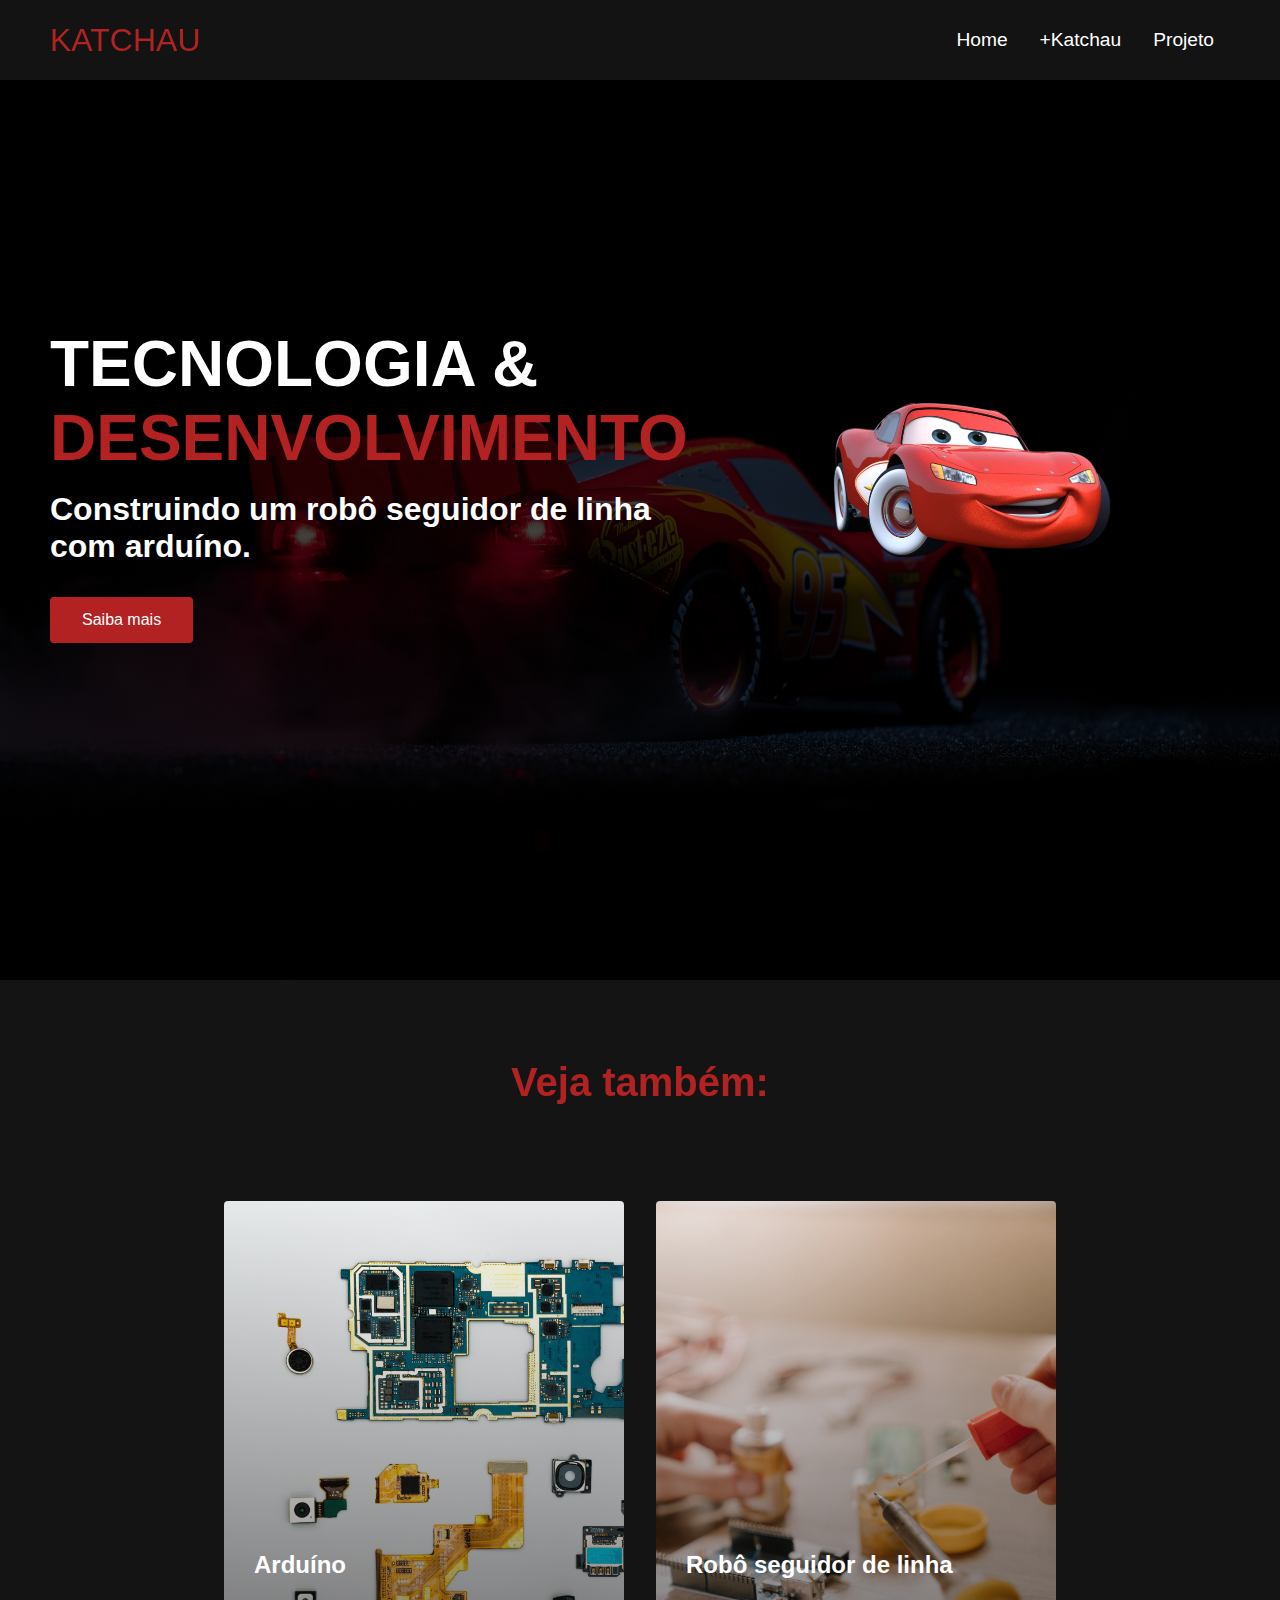
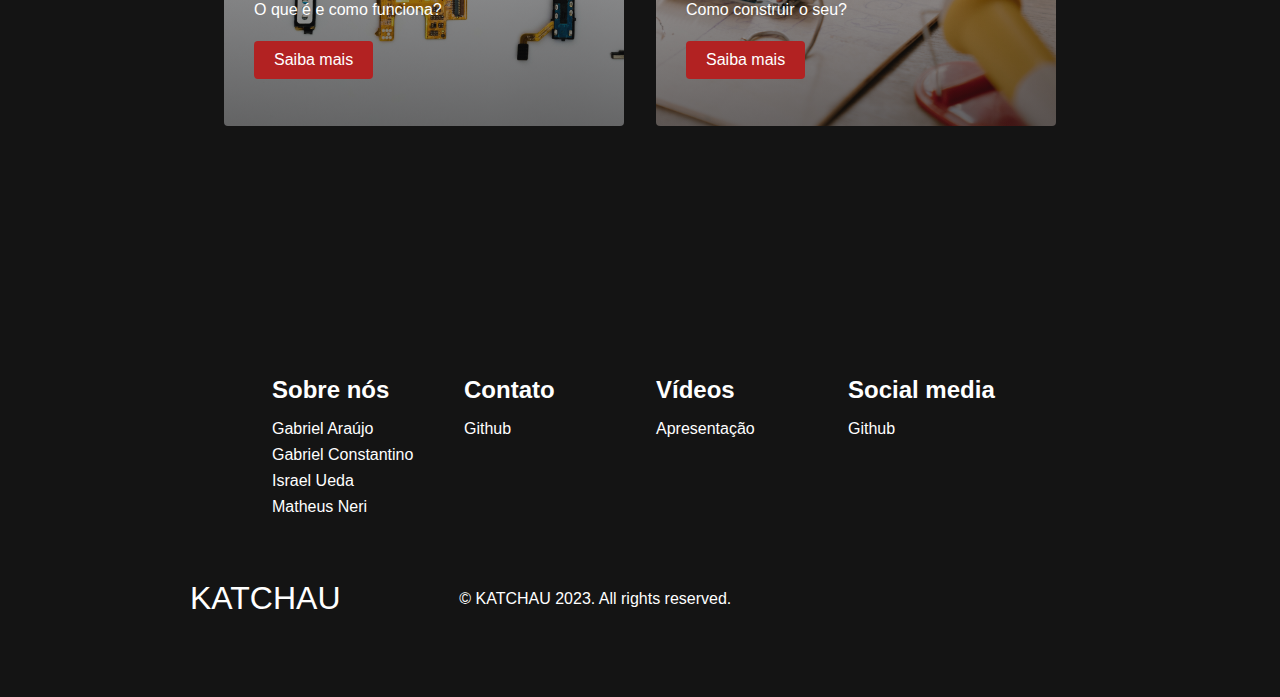
<file: index.html>
<!DOCTYPE html>
<html lang="en">
<head>
    <meta charset="UTF-8">
    <meta name="viewport" content="width=device-width, initial-scale=1.0">
    <link rel="icon" href="images/thunderbolt.ico">
    <title>Katchau Website</title>
    <link rel="stylesheet" href="style.css">
    <link rel="preconnect" href="https://fonts.googleapis.com">
    <link rel="preconnect" href="https://fonts.gstatic.com" crossorigin>
</head>
<body>
    <nav class="navbar">
        <div class="navbar__container">
            <a href="/" id="navbar__logo">KATCHAU</a>
            <div class="navbar__toggle" id="mobile-menu">
                <span class="bar"></span>
                <span class="bar"></span>
                <span class="bar"></span>
            </div>
            <ul class="navbar__menu">
                <li class="navbar__item">
                    <a href="index.html" class="navbar__links">Home</a>
                </li>
                <li class="navbar__item">
                    <a href="kat.html" class="navbar__links">+Katchau</a>
                </li>
                <li class="navbar__item">
                    <a href="projeto.html" class="navbar__links">Projeto</a>
                </li>        
            </ul>
        </div>
    </nav>

    <!-- Hero Section -->
<div class="main--back">
        <div class="main">
            <div class="main__container">
                <div class="main_content">
                    <h1>TECNOLOGIA &</h1>
                    <h2>DESENVOLVIMENTO</h2>
                    <p>Construindo um robô seguidor de linha com arduíno.</p>
                    <button class="main__btn" id="scrollButton">
                        <a>Saiba mais</a></button>
                </div>
            <div class="main__img--container">
                <img src="images/carro.png" alt="carro" id="main__img">
            </div>
            </div>
        </div>
</div>



        <!-- Services section -->
        <div class="services">
            <h1>Veja também:</h1>
            <div class="services__container">
                <div class="services__card">
                    <h2>Arduíno</h2>
                    <p>O que é e como funciona?</p>
                    <a href="arduino.html"><button>Saiba mais</button></a>
                </div>
                <div class="services__card">
                    <h2>Robô seguidor de linha</h2>
                    <p>Como construir o seu?</p>
                    <a href="robô.html"><button>Saiba mais</button></a>
                </div>
            </div>
        </div>

        <!-- Footer section -->
        <div class="footer__container">
            <div class="footer__links">
                <div class="footer__link__wrapper">
                    <div class="footer__link__items">
                        <h2>Sobre nós</h2>
                        <a href="/">Gabriel Araújo</a>
                        <a href="https://www.linkedin.com/in/gabriel-constantino/">Gabriel Constantino</a>
                        <a href="/">Israel Ueda</a>
                        <a href="/">Matheus Neri</a>
                    </div>
                    <div class="footer__link__items">
                        <h2>Contato</h2>
                        <a href="https://github.com/katchaucorridas/katchaucorridas.github.io">Github</a>
                    </div>
                </div>
                <div class="footer__link__wrapper">
                    <div class="footer__link__items">
                        <h2>Vídeos</h2>
                        <a href="/">Apresentação</a>
                    </div>
                    <div class="footer__link__items">
                        <h2>Social media</h2>
                        <a href="https://github.com/katchaucorridas/katchaucorridas.github.io">Github</a>
                    </div>
                </div>
            </div>
            <div class="social__media">
                <div class="social__media--wrap">
                    <div class="footer__logo">
                        <a href="/" id="footer__logo"><i class="fas
                        faa-gem"></i>KATCHAU</a>
                    </div>
                    <p class="website__right">© KATCHAU 2023. All rights reserved.</p>
                    <div class="social__icons">
                        <a href="/" class="social__icon--link" target="_blank">
                        <i class="fab fa--youtube"></i>
                        </a>
                        <a href="/" class="social__icon--link" target="_blank">
                        <i class="fab fa--github"></i>
                        </a>    
                    </div>
                </div>

            </div>
        </div>

    <script src="script.js"></script>
</body>
</html>
</file>
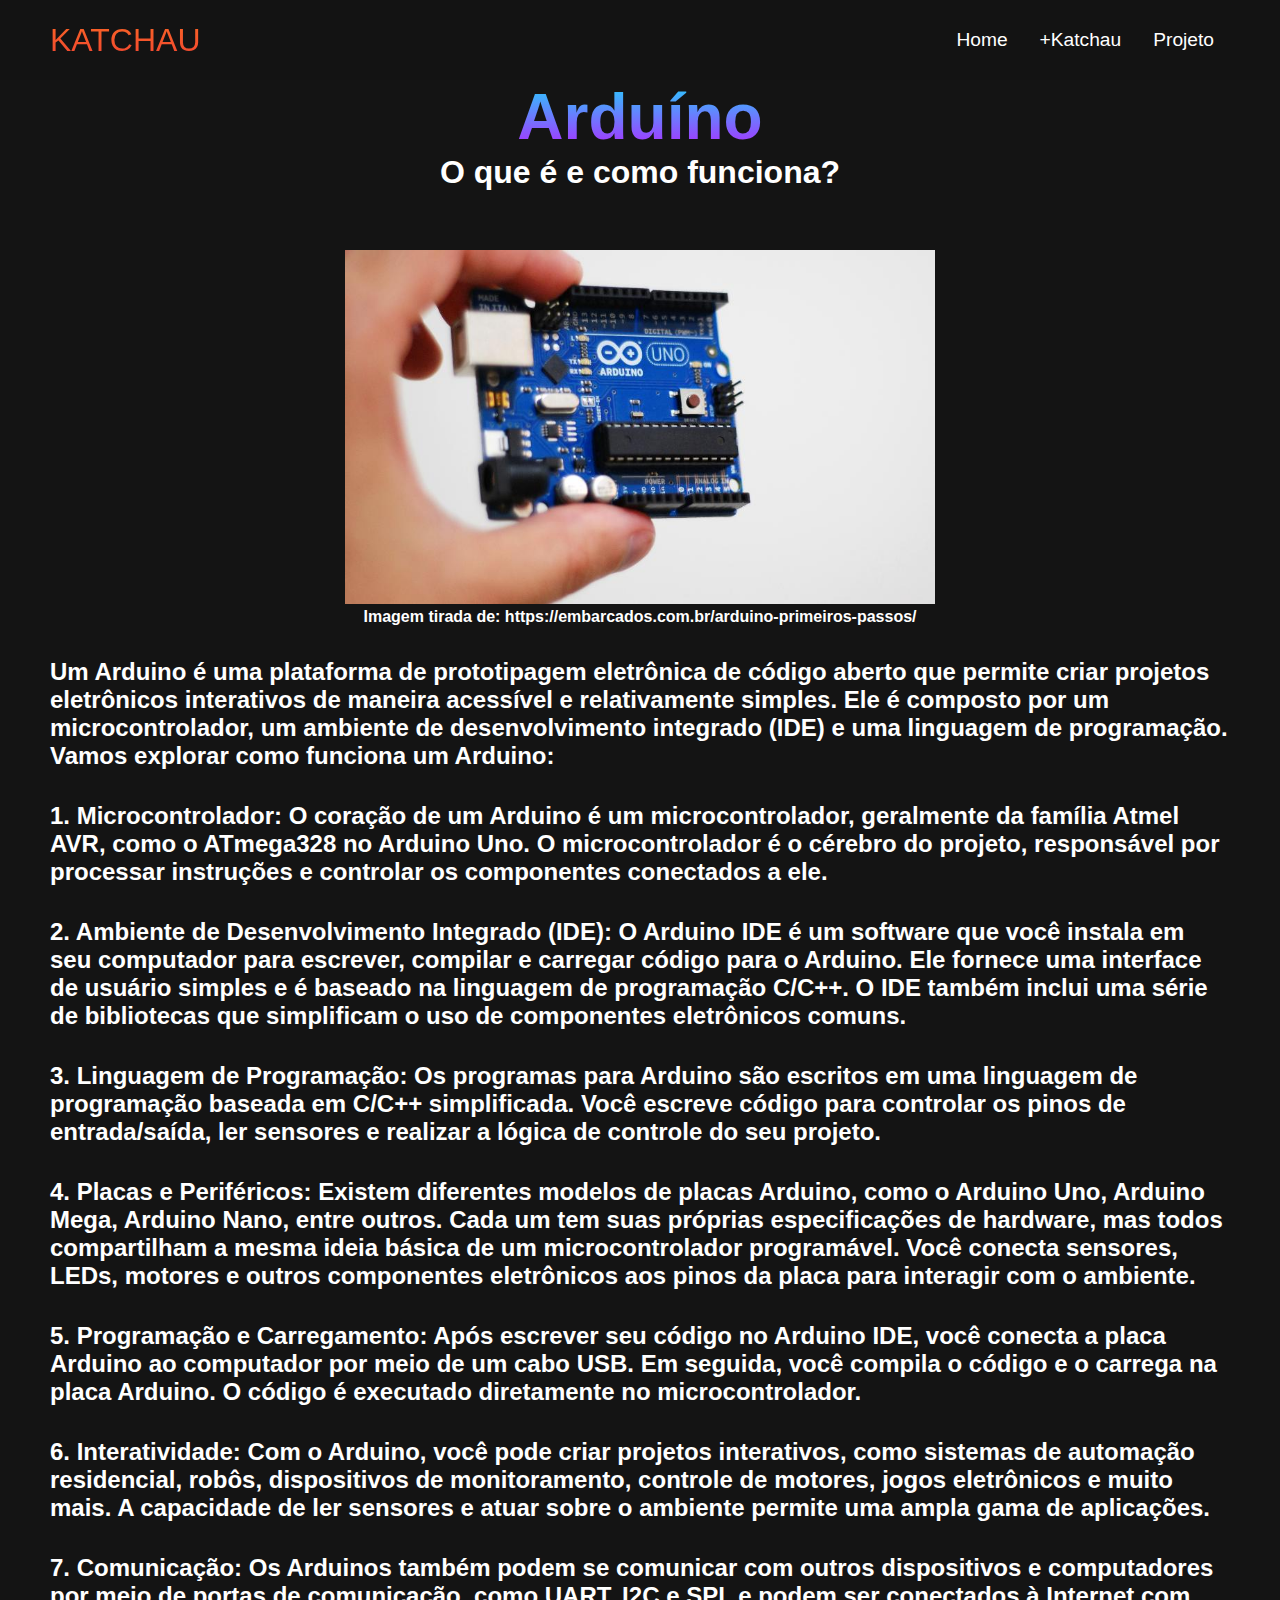
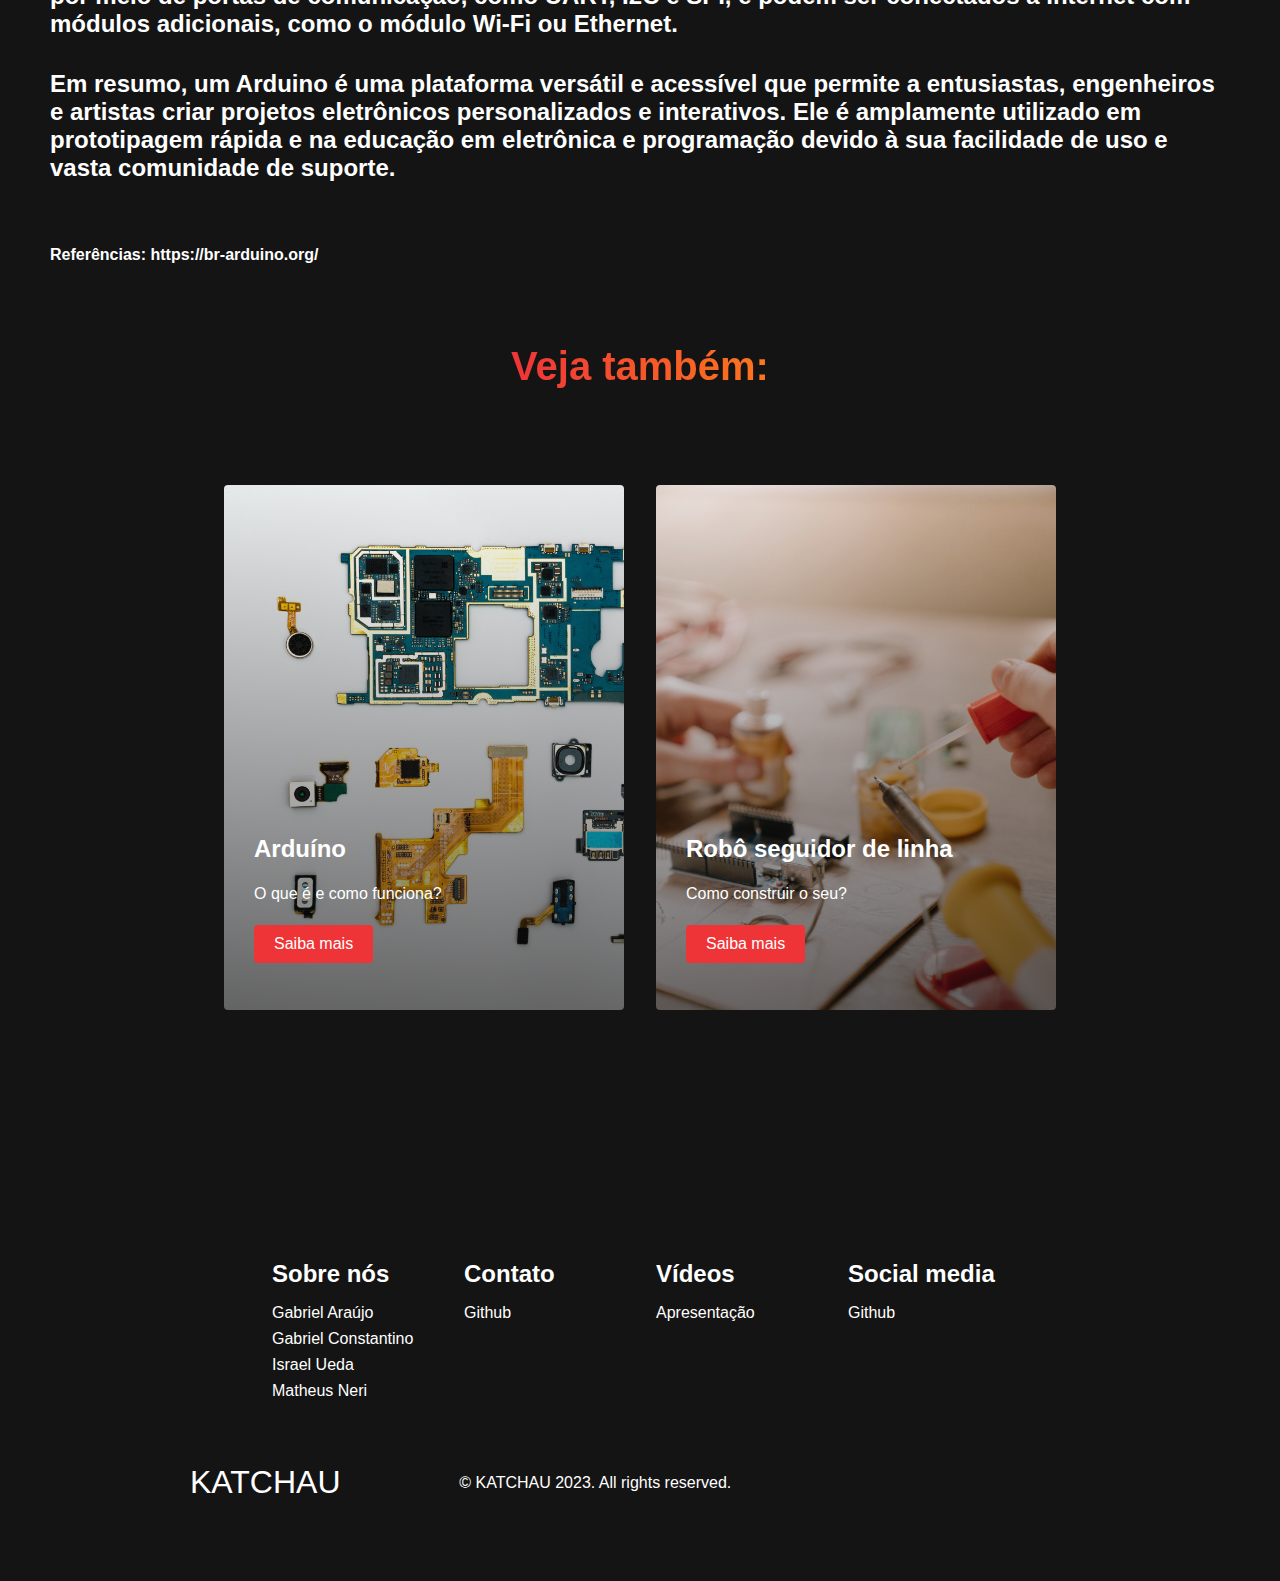
<file: arduino.html>
<!DOCTYPE html>
<html lang="en">
<head>
    <meta charset="UTF-8">
    <meta name="viewport" content="width=device-width, initial-scale=1.0">
    <link rel="icon" href="images/thunderbolt.ico">
    <title>Katchau Website</title>
    <link rel="stylesheet" href="arduino.css">
    <link rel="preconnect" href="https://fonts.googleapis.com">
<link rel="preconnect" href="https://fonts.gstatic.com" crossorigin>
</head>
<body>
    <nav class="navbar">
        <div class="navbar__container">
            <a href="/" id="navbar__logo">KATCHAU</a>
            <div class="navbar__toggle" id="mobile-menu">
                <span class="bar"></span>
                <span class="bar"></span>
                <span class="bar"></span>
            </div>
            <ul class="navbar__menu">
                <li class="navbar__item">
                    <a href="index.html" class="navbar__links">Home</a>
                </li>
                <li class="navbar__item">
                    <a href="kat.html" class="navbar__links">+Katchau</a>
                </li>
                <li class="navbar__item">
                    <a href="projeto.html" class="navbar__links">Projeto</a>
                </li>
            </ul>
        </div>
    </nav>

    <!-- Corpo -->
        <div class="main">
            <div class="main__container">
                <div class="main_content">
                    <h2>Arduíno</h2>
                    <p>O que é e como funciona?</p>

                <div class="main__img--container">
                    <img src="images/arduino.jpg" alt="arduíno" id="main__img">
                    <h4 class="main__h4">Imagem tirada de: https://embarcados.com.br/arduino-primeiros-passos/</h4>
                </div>
                </div>
                <!-- Texto sobre ardupino -->
                <div class="main_content--art">
                    <p>
                        Um Arduino é uma plataforma de prototipagem eletrônica de código aberto que permite criar projetos eletrônicos interativos de maneira acessível e relativamente simples. 
                        Ele é composto por um microcontrolador, um ambiente de desenvolvimento integrado (IDE) e uma linguagem de programação. 
                        Vamos explorar como funciona um Arduino:
                    </p>
                    <p>
                        1. Microcontrolador: O coração de um Arduino é um microcontrolador, geralmente da família Atmel AVR, como o ATmega328 no Arduino Uno. 
                        O microcontrolador é o cérebro do projeto, responsável por processar instruções e controlar os componentes conectados a ele.
                    </p>
                    <p>
                        2. Ambiente de Desenvolvimento Integrado (IDE): O Arduino IDE é um software que você instala em seu computador para escrever, compilar e carregar código para o Arduino. Ele fornece uma interface de usuário simples e é baseado na linguagem de programação C/C++. O IDE também inclui uma série de bibliotecas que simplificam o uso de componentes eletrônicos comuns.
                    </p>
                    <p>
                        3. Linguagem de Programação: Os programas para Arduino são escritos em uma linguagem de programação baseada em C/C++ simplificada. Você escreve código para controlar os pinos de entrada/saída, ler sensores e realizar a lógica de controle do seu projeto.
                    </p>
                    <p>
                        4. Placas e Periféricos: Existem diferentes modelos de placas Arduino, como o Arduino Uno, Arduino Mega, Arduino Nano, entre outros. Cada um tem suas próprias especificações de hardware, mas todos compartilham a mesma ideia básica de um microcontrolador programável. Você conecta sensores, LEDs, motores e outros componentes eletrônicos aos pinos da placa para interagir com o ambiente.
                    </p>
                    <p>
                        5. Programação e Carregamento: Após escrever seu código no Arduino IDE, você conecta a placa Arduino ao computador por meio de um cabo USB. Em seguida, você compila o código e o carrega na placa Arduino. O código é executado diretamente no microcontrolador.
                    </p>
                    <p>
                        6. Interatividade: Com o Arduino, você pode criar projetos interativos, como sistemas de automação residencial, robôs, dispositivos de monitoramento, controle de motores, jogos eletrônicos e muito mais. A capacidade de ler sensores e atuar sobre o ambiente permite uma ampla gama de aplicações.
                    </p>
                    <p>
                        7. Comunicação: Os Arduinos também podem se comunicar com outros dispositivos e computadores por meio de portas de comunicação, como UART, I2C e SPI, e podem ser conectados à Internet com módulos adicionais, como o módulo Wi-Fi ou Ethernet.
                    </p>
                    <p>
                        Em resumo, um Arduino é uma plataforma versátil e acessível que permite a entusiastas, engenheiros e artistas criar projetos eletrônicos personalizados e interativos. Ele é amplamente utilizado em prototipagem rápida e na educação em eletrônica e programação devido à sua facilidade de uso e vasta comunidade de suporte.
                    </p>

                    <h4>Referências: https://br-arduino.org/</h4>
                </div>
            </div>
        </div> 

        <!-- Services section -->
        <div class="services">
            <h1>Veja também:</h1>
            <div class="services__container">
                <div class="services__card">
                    <h2>Arduíno</h2>
                    <p>O que é e como funciona?</p>
                    <a  href="arduino.html"><button>Saiba mais</button></a>
                </div>
                <div class="services__card">
                    <h2>Robô seguidor de linha</h2>
                    <p>Como construir o seu?</p>
                    <a href="robô.html"><button>Saiba mais</button></a>
                </div>
            </div>
        </div>

        <!-- Footer section -->
        <div class="footer__container">
            <div class="footer__links">
                <div class="footer__link__wrapper">
                    <div class="footer__link__items">
                        <h2>Sobre nós</h2>
                        <a href="/">Gabriel Araújo</a>
                        <a href="https://www.linkedin.com/in/gabriel-constantino/">Gabriel Constantino</a>
                        <a href="/">Israel Ueda</a>
                        <a href="/">Matheus Neri</a>
                    </div>
                    <div class="footer__link__items">
                        <h2>Contato</h2>
                        <a href="https://github.com/katchaucorridas/katchaucorridas.github.io">Github</a>
                    </div>
                </div>
                <div class="footer__link__wrapper">
                    <div class="footer__link__items">
                        <h2>Vídeos</h2>
                        <a href="/">Apresentação</a>
                    </div>
                    <div class="footer__link__items">
                        <h2>Social media</h2>
                        <a href="https://github.com/katchaucorridas/katchaucorridas.github.io">Github</a>
                    </div>
                </div>
            </div>
            <div class="social__media">
                <div class="social__media--wrap">
                    <div class="footer__logo">
                        <a href="/" id="footer__logo"><i class="fas
                        faa-gem"></i>KATCHAU</a>
                    </div>
                    <p class="website__right">© KATCHAU 2023. All rights reserved.</p>
                    <div class="social__icons">
                        <a href="/" class="social__icon--link" target="_blank">
                        <i class="fab fa--youtube"></i>
                        </a>
                        <a href="/" class="social__icon--link" target="_blank">
                        <i class="fab fa--github"></i>
                        </a>    
                    </div>
                </div>

            </div>
        </div>

    <script src="script.js"></script>
</body>
</html>
</file>
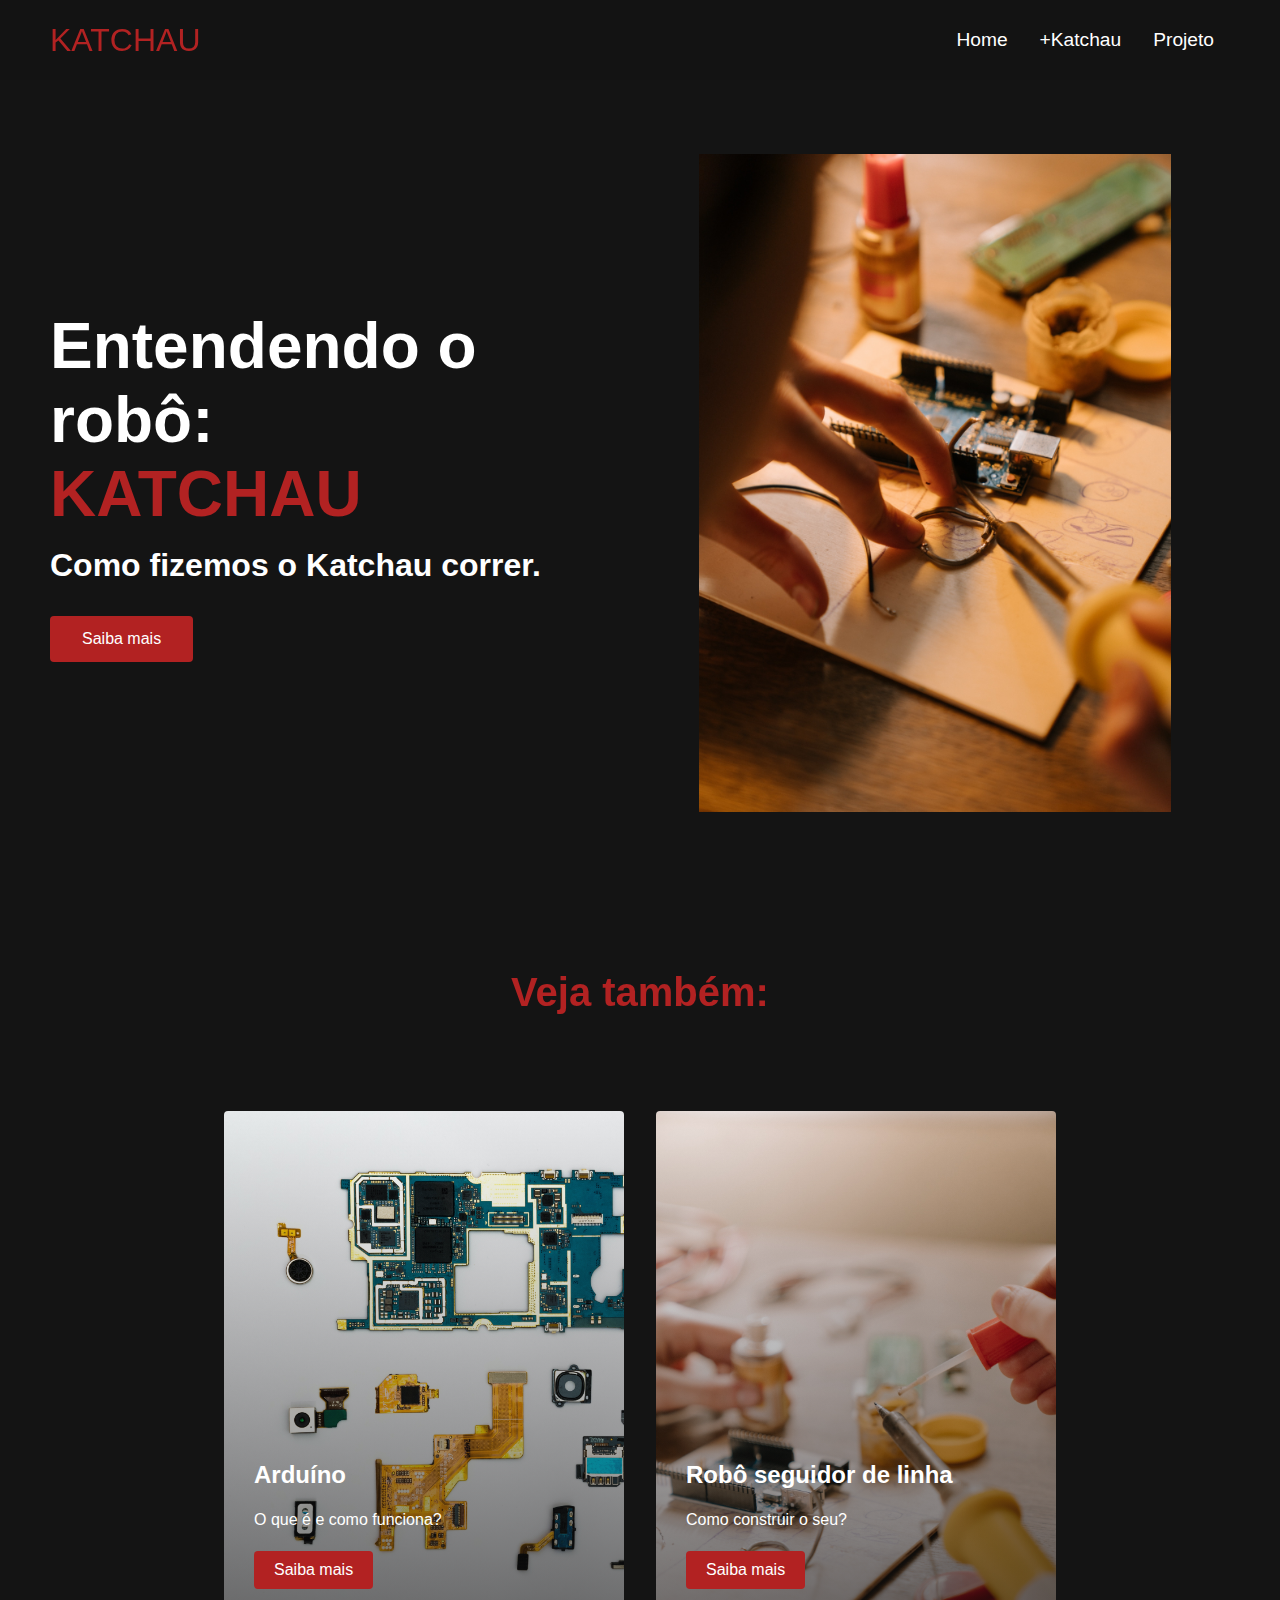
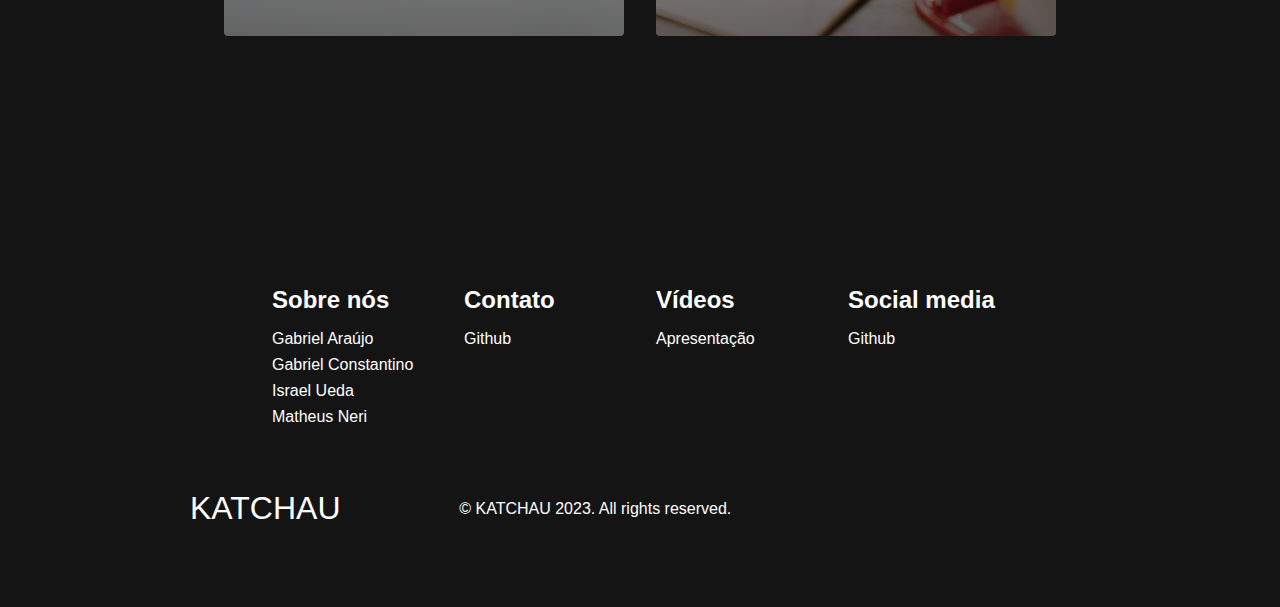
<file: kat.html>
<!DOCTYPE html>
<html lang="en">
<head>
    <meta charset="UTF-8">
    <meta name="viewport" content="width=device-width, initial-scale=1.0">
    <link rel="icon" href="images/thunderbolt.ico">
    <title>Katchau Website</title>
    <link rel="stylesheet" href="kat.css">
    <link rel="preconnect" href="https://fonts.googleapis.com">
<link rel="preconnect" href="https://fonts.gstatic.com" crossorigin>
</head>
<body>
    <nav class="navbar">
        <div class="navbar__container">
            <a href="/" id="navbar__logo">KATCHAU</a>
            <div class="navbar__toggle" id="mobile-menu">
                <span class="bar"></span>
                <span class="bar"></span>
                <span class="bar"></span>
            </div>
            <ul class="navbar__menu">
                <li class="navbar__item">
                    <a href="index.html" class="navbar__links">Home</a>
                </li>
                <li class="navbar__item">
                    <a href="kat.html" class="navbar__links">+Katchau</a>
                </li>
                <li class="navbar__item">
                    <a href="projeto.html" class="navbar__links">Projeto</a>
            </ul>
        </div>
    </nav>

    <!-- Corpo -->
        <div class="main">
            <div class="main__container">
                <div class="main_content">
                    <h1>Entendendo o robô:</h1>
                    <h2>KATCHAU</h2>
                    <p>Como fizemos o Katchau correr.</p>
                    <button class="main__btn" id="scrollButton">
                        <a>Saiba mais</a></button>
                </div>
            <div class="main__img--container">
                <img src="images/pexels03.jpg" alt="carro" id="main__img">
            </div>
            </div>
        </div>

        <!-- Services section -->
        <div class="services">
            <h1>Veja também:</h1>
            <div class="services__container">
                <div class="services__card">
                    <h2>Arduíno</h2>
                    <p>O que é e como funciona?</p>
                    <a href="arduino.html"><button>Saiba mais</button></a>
                </div>
                <div class="services__card">
                    <h2>Robô seguidor de linha</h2>
                    <p>Como construir o seu?</p>
                    <a href="robô.html"><button>Saiba mais</button></a>
                </div>
            </div>
        </div>

        <!-- Footer section -->
        <div class="footer__container">
            <div class="footer__links">
                <div class="footer__link__wrapper">
                    <div class="footer__link__items">
                        <h2>Sobre nós</h2>
                        <a href="/">Gabriel Araújo</a>
                        <a href="https://www.linkedin.com/in/gabriel-constantino/">Gabriel Constantino</a>
                        <a href="/">Israel Ueda</a>
                        <a href="/">Matheus Neri</a>
                    </div>
                    <div class="footer__link__items">
                        <h2>Contato</h2>
                        <a href="https://github.com/katchaucorridas/katchaucorridas.github.io">Github</a>
                    </div>
                </div>
                <div class="footer__link__wrapper">
                    <div class="footer__link__items">
                        <h2>Vídeos</h2>
                        <a href="/">Apresentação</a>
                    </div>
                    <div class="footer__link__items">
                        <h2>Social media</h2>
                        <a href="https://github.com/katchaucorridas/katchaucorridas.github.io">Github</a>
                    </div>
                </div>
            </div>
            <div class="social__media">
                <div class="social__media--wrap">
                    <div class="footer__logo">
                        <a href="/" id="footer__logo"><i class="fas
                        faa-gem"></i>KATCHAU</a>
                    </div>
                    <p class="website__right">© KATCHAU 2023. All rights reserved.</p>
                    <div class="social__icons">
                        <a href="/" class="social__icon--link" target="_blank">
                        <i class="fab fa--youtube"></i>
                        </a>
                        <a href="/" class="social__icon--link" target="_blank">
                        <i class="fab fa--github"></i>
                        </a>    
                    </div>
                </div>

            </div>
        </div>

    <script src="script.js"></script>
</body>
</html>
</file>
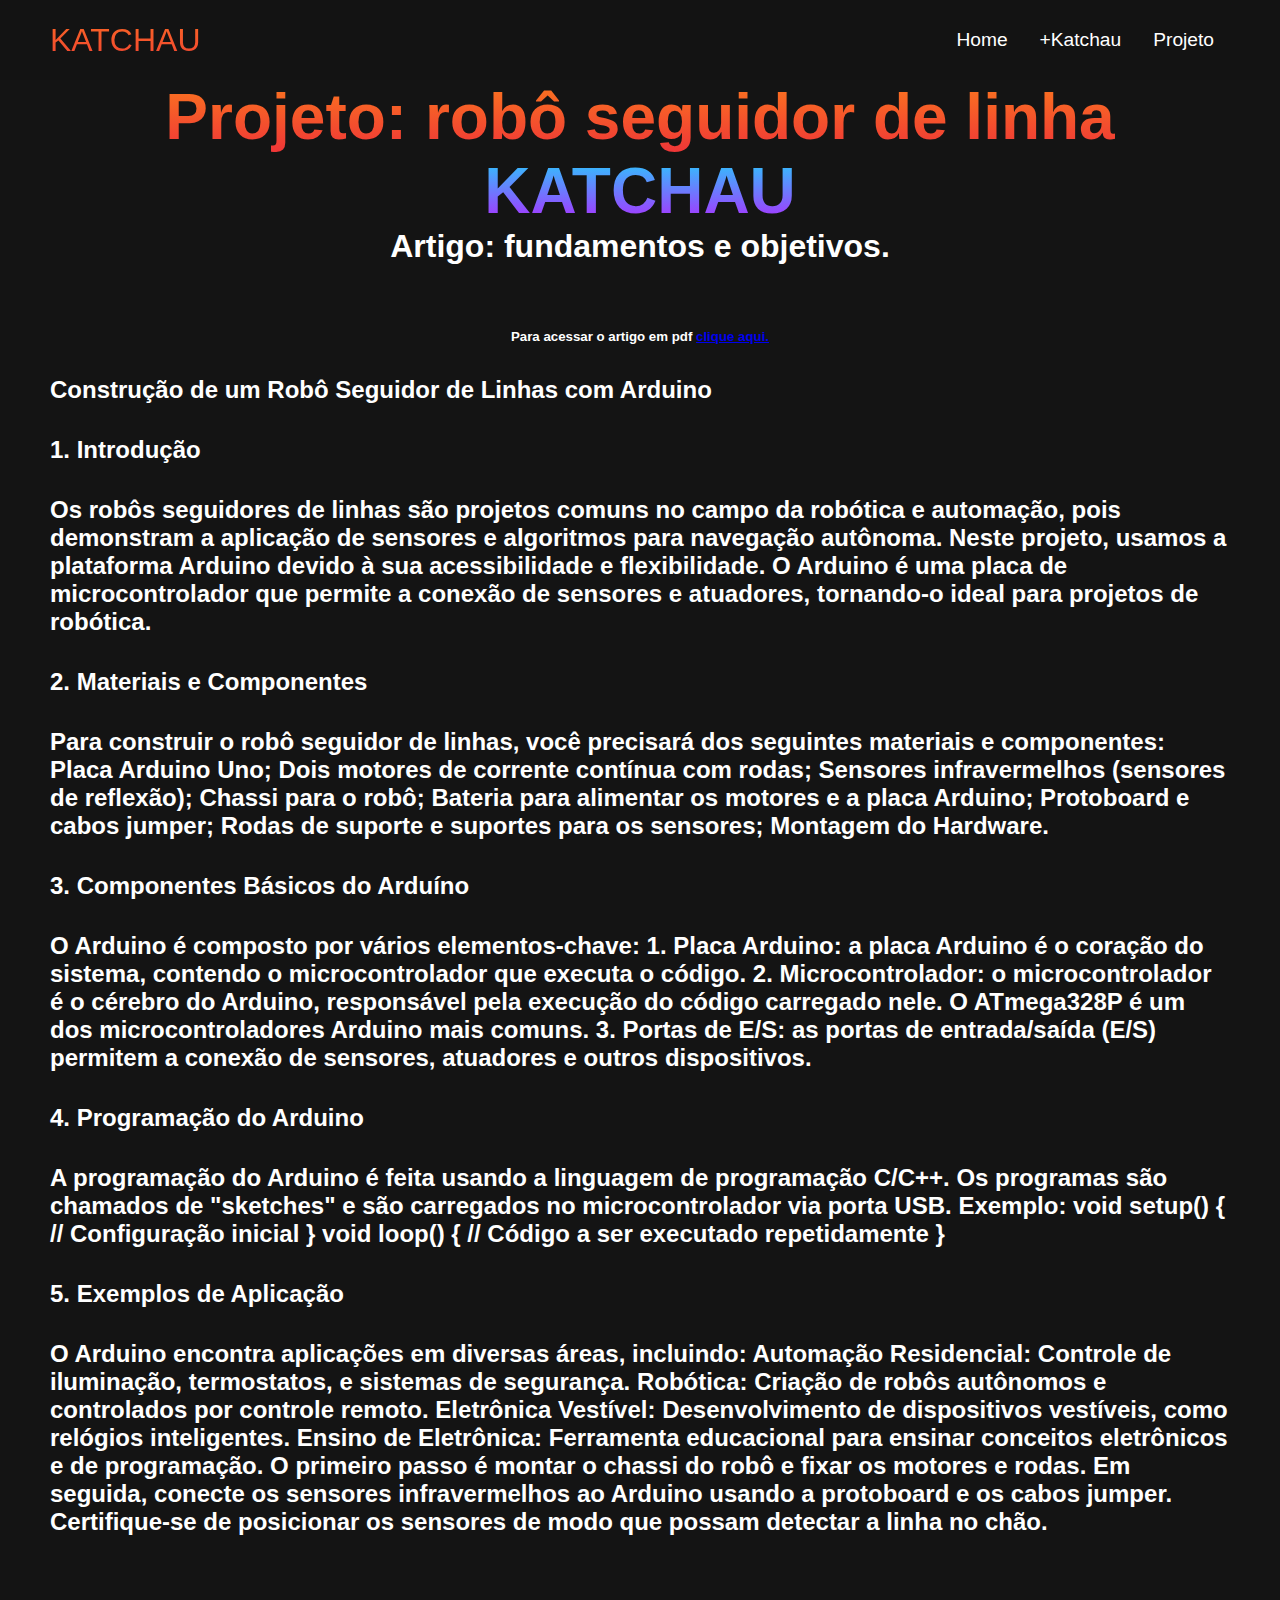
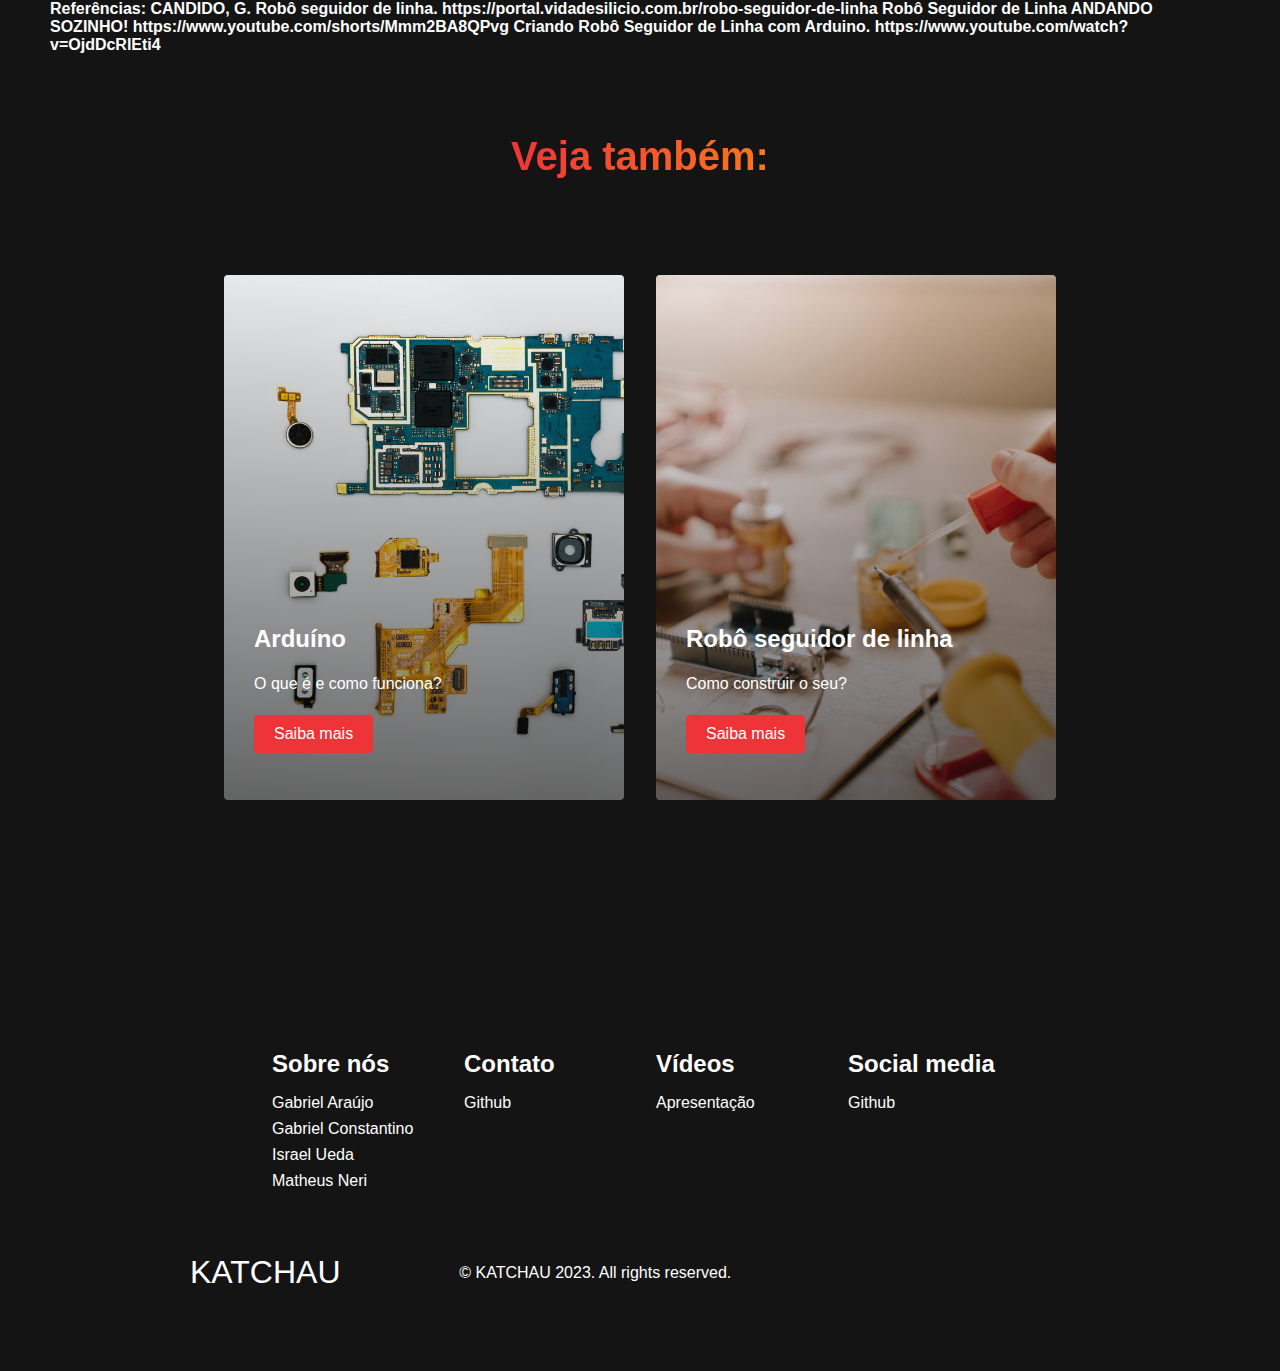
<file: projeto.html>
<!DOCTYPE html>
<html lang="en">
<head>
    <meta charset="UTF-8">
    <meta name="viewport" content="width=device-width, initial-scale=1.0">
    <link rel="icon" href="images/thunderbolt.ico">
    <title>Katchau Website</title>
    <link rel="stylesheet" href="projeto.css">
    <link rel="preconnect" href="https://fonts.googleapis.com">
<link rel="preconnect" href="https://fonts.gstatic.com" crossorigin>
</head>
<body>
    <nav class="navbar">
        <div class="navbar__container">
            <a href="/" id="navbar__logo">KATCHAU</a>
            <div class="navbar__toggle" id="mobile-menu">
                <span class="bar"></span>
                <span class="bar"></span>
                <span class="bar"></span>
            </div>
            <ul class="navbar__menu">
                <li class="navbar__item">
                    <a href="index.html" class="navbar__links">Home</a>
                </li>
                <li class="navbar__item">
                    <a href="kat.html" class="navbar__links">+Katchau</a>
                </li>
                <li class="navbar__item">
                    <a href="projeto.html" class="navbar__links">Projeto</a>
                </li>
            </ul>
        </div>
    </nav>

    <!-- Corpo -->
        <div class="main">
            <div class="main__container">
                <div class="main_content">
                    <h1>Projeto: robô seguidor de linha</h1>
                    <h2>KATCHAU</h2>
                    <p>Artigo: fundamentos e objetivos.</p>
                    <h5>Para acessar o artigo em pdf <a href="images/CONSTRUÇÃO DE UM ROBÔ SEGUIDOR DE LINHAS COM ARDUINO.pdf" target="_blank">clique aqui.</a></h5>
                </div>
                <div class="main_content--art">
                    <p>Construção de um Robô Seguidor de Linhas com Arduino</p>
                    <p>1. Introdução</p>
                    <p> Os robôs seguidores de linhas são projetos comuns no campo da robótica e automação, pois demonstram a aplicação de sensores e algoritmos para navegação autônoma. Neste projeto, usamos a plataforma Arduino devido à sua acessibilidade e flexibilidade. O Arduino é uma placa de microcontrolador que permite a conexão de sensores e atuadores, tornando-o ideal para projetos de robótica.
                        </p>
                    <p>2. Materiais e Componentes</p>
                    <p>Para construir o robô seguidor de linhas, você precisará dos seguintes materiais e componentes: Placa Arduino Uno; Dois motores de corrente contínua com rodas; Sensores infravermelhos (sensores de reflexão); Chassi para o robô; Bateria para alimentar os motores e a placa Arduino; Protoboard e cabos jumper; Rodas de suporte e suportes para os sensores; Montagem do Hardware.
                        </p>
                    <p>3. Componentes Básicos do Arduíno</p>
                    <p>O Arduino é composto por vários elementos-chave:
                        1. Placa Arduino: a placa Arduino é o coração do sistema, contendo o microcontrolador que executa o código.
                        2. Microcontrolador: o microcontrolador é o cérebro do Arduino, responsável pela execução do código carregado nele. O ATmega328P é um dos microcontroladores Arduino mais comuns.
                        3. Portas de E/S: as portas de entrada/saída (E/S) permitem a conexão de sensores, atuadores e outros dispositivos.
                        </p>
                    <p>4. Programação do Arduino</p>
                    <p>A programação do Arduino é feita usando a linguagem de programação C/C++. Os programas são chamados de "sketches" e são carregados no microcontrolador via porta USB. Exemplo:
                        void setup() {
                          // Configuração inicial
                        }
                        void loop() {
                          // Código a ser executado repetidamente
                        }
                        </p>
                    <p>5. Exemplos de Aplicação</p>
                    <p>O Arduino encontra aplicações em diversas áreas, incluindo: Automação Residencial: Controle de iluminação, termostatos, e sistemas de segurança. Robótica: Criação de robôs autônomos e controlados por controle remoto. Eletrônica Vestível: Desenvolvimento de dispositivos vestíveis, como relógios inteligentes. Ensino de Eletrônica: Ferramenta educacional para ensinar conceitos eletrônicos e de programação.
                        O primeiro passo é montar o chassi do robô e fixar os motores e rodas. Em seguida, conecte os sensores infravermelhos ao Arduino usando a protoboard e os cabos jumper. Certifique-se de posicionar os sensores de modo que possam detectar a linha no chão.
                        </p>
                    <h4>Referências: 
                        CANDIDO, G. Robô seguidor de linha. https://portal.vidadesilicio.com.br/robo-seguidor-de-linha
                        Robô Seguidor de Linha ANDANDO SOZINHO! https://www.youtube.com/shorts/Mmm2BA8QPvg
                        Criando Robô Seguidor de Linha com Arduino. https://www.youtube.com/watch?v=OjdDcRlEti4
                        </h4>
                </div>
            </div>
        </div> 

        <!-- Services section -->
        <div class="services">
            <h1>Veja também:</h1>
            <div class="services__container">
                <div class="services__card">
                    <h2>Arduíno</h2>
                    <p>O que é e como funciona?</p>
                    <a href="arduino.html"><button>Saiba mais</button></a>
                </div>
                <div class="services__card">
                    <h2>Robô seguidor de linha</h2>
                    <p>Como construir o seu?</p>
                    <a href="robô.html"><button>Saiba mais</button></a>
                </div>
            </div>
        </div>

        <!-- Footer section -->
        <div class="footer__container">
            <div class="footer__links">
                <div class="footer__link__wrapper">
                    <div class="footer__link__items">
                        <h2>Sobre nós</h2>
                        <a href="/">Gabriel Araújo</a>
                        <a href="https://www.linkedin.com/in/gabriel-constantino/">Gabriel Constantino</a>
                        <a href="/">Israel Ueda</a>
                        <a href="/">Matheus Neri</a>
                    </div>
                    <div class="footer__link__items">
                        <h2>Contato</h2>
                        <a href="https://github.com/katchaucorridas/katchaucorridas.github.io">Github</a>
                    </div>
                </div>
                <div class="footer__link__wrapper">
                    <div class="footer__link__items">
                        <h2>Vídeos</h2>
                        <a href="/">Apresentação</a>
                    </div>
                    <div class="footer__link__items">
                        <h2>Social media</h2>
                        <a href="https://github.com/katchaucorridas/katchaucorridas.github.io">Github</a>
                    </div>
                </div>
            </div>
            <div class="social__media">
                <div class="social__media--wrap">
                    <div class="footer__logo">
                        <a href="/" id="footer__logo"><i class="fas
                        faa-gem"></i>KATCHAU</a>
                    </div>
                    <p class="website__right">© KATCHAU 2023. All rights reserved.</p>
                    <div class="social__icons">
                        <a href="/" class="social__icon--link" target="_blank">
                        <i class="fab fa--youtube"></i>
                        </a>
                        <a href="/" class="social__icon--link" target="_blank">
                        <i class="fab fa--github"></i>
                        </a>    
                    </div>
                </div>

            </div>
        </div>

    <script src="script.js"></script>
</body>
</html>
</file>
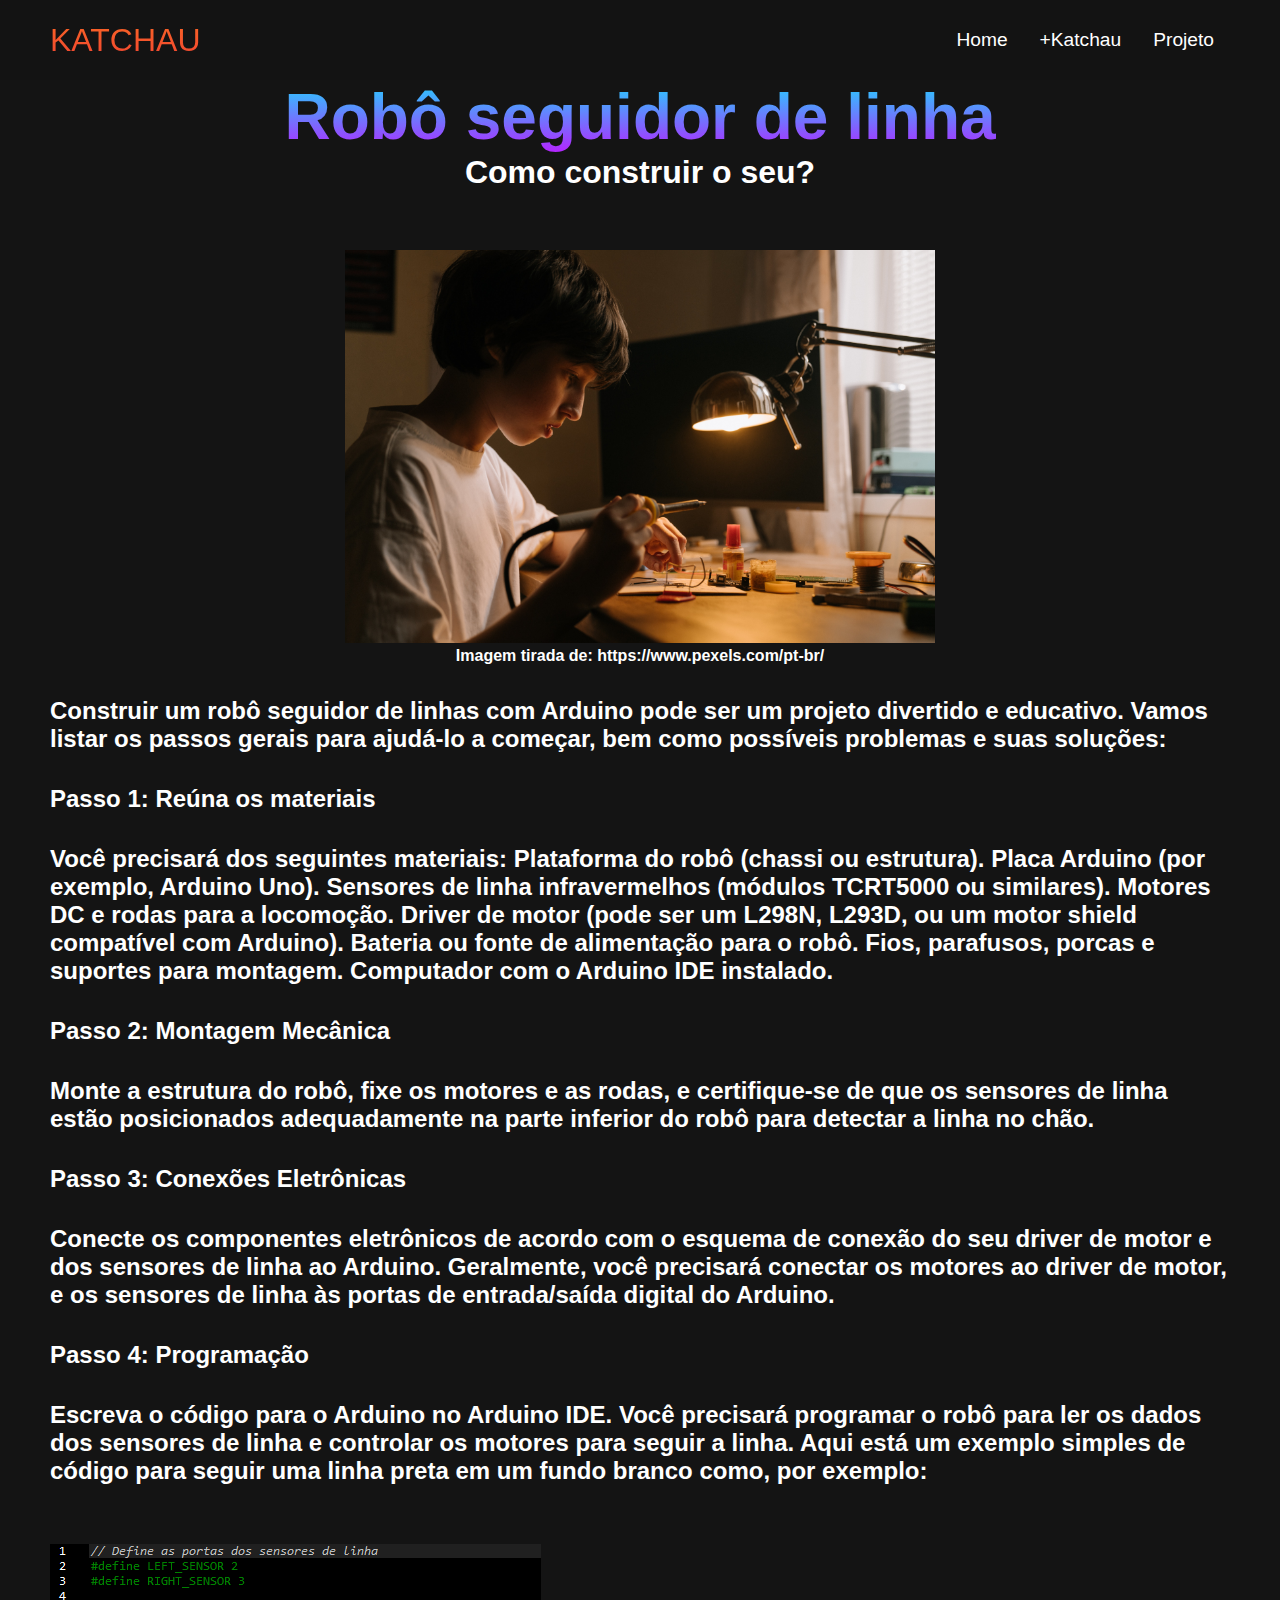
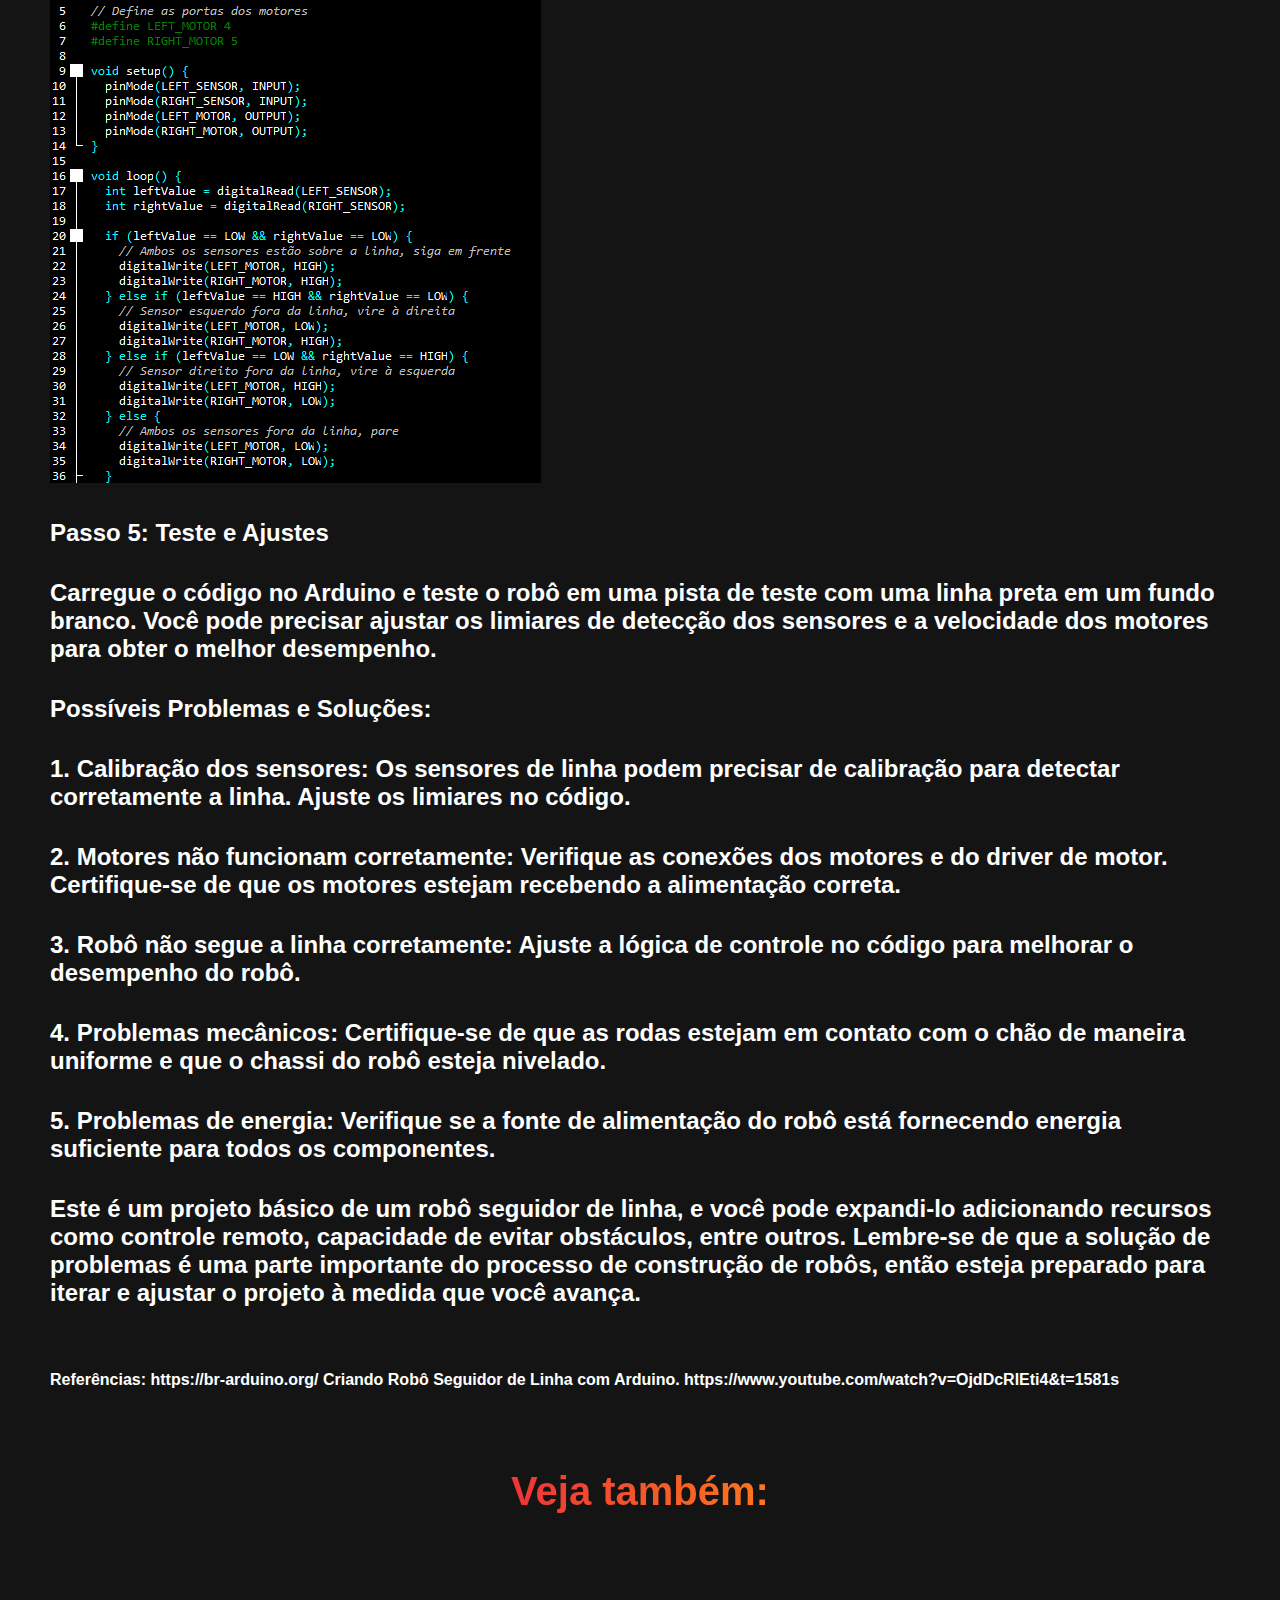
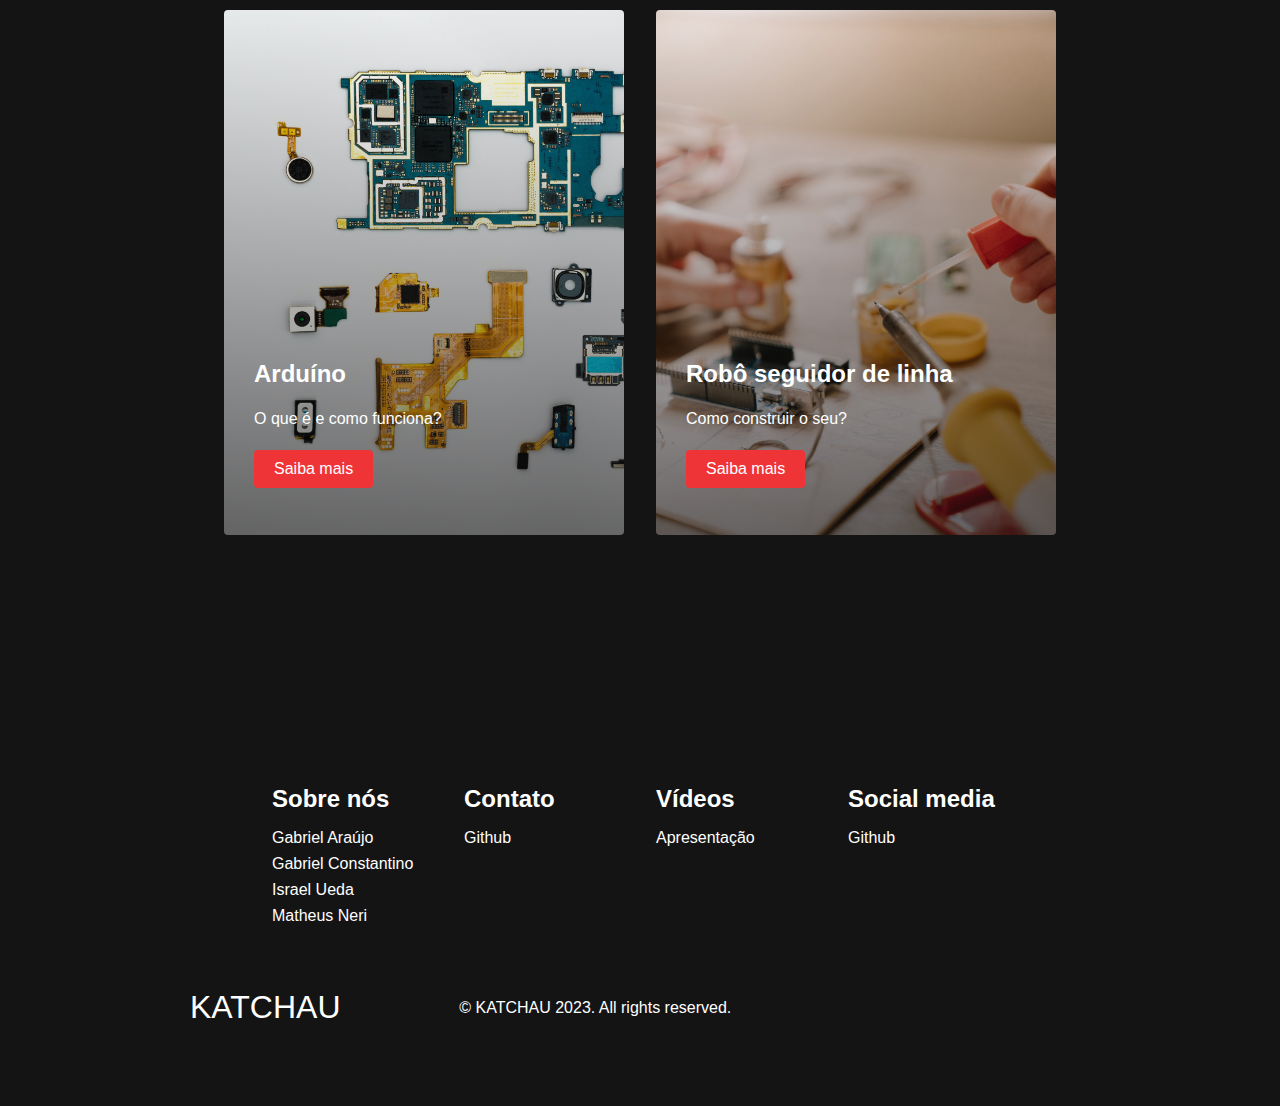
<file: robô.html>
<!DOCTYPE html>
<html lang="en">
<head>
    <meta charset="UTF-8">
    <meta name="viewport" content="width=device-width, initial-scale=1.0">
    <link rel="icon" href="images/thunderbolt.ico">
    <title>Katchau Website</title>
    <link rel="stylesheet" href="robô.css">
    <link rel="preconnect" href="https://fonts.googleapis.com">
<link rel="preconnect" href="https://fonts.gstatic.com" crossorigin>
</head>
<body>
    <nav class="navbar">
        <div class="navbar__container">
            <a href="/" id="navbar__logo">KATCHAU</a>
            <div class="navbar__toggle" id="mobile-menu">
                <span class="bar"></span>
                <span class="bar"></span>
                <span class="bar"></span>
            </div>
            <ul class="navbar__menu">
                <li class="navbar__item">
                    <a href="index.html" class="navbar__links">Home</a>
                </li>
                <li class="navbar__item">
                    <a href="kat.html" class="navbar__links">+Katchau</a>
                </li>
                <li class="navbar__item">
                    <a href="projeto.html" class="navbar__links">Projeto</a>
                </li>
            </ul>
        </div>
    </nav>

    <!-- Corpo -->
        <div class="main">
            <div class="main__container">
                <div class="main_content">
                    <h2>Robô seguidor de linha</h2>
                    <p>Como construir o seu?</p>

                <div class="main__img--container">
                    <img src="images/pexels04.jpg" alt="arduíno" id="main__img">
                    <h4 class="main__h4">Imagem tirada de: https://www.pexels.com/pt-br/</h4>
                </div>
                </div>
                <!-- Texto -->
                <div class="main_content--art">
                    <p>
                        Construir um robô seguidor de linhas com Arduino pode ser um projeto divertido e educativo. 
                        Vamos listar os passos gerais para ajudá-lo a começar, bem como possíveis problemas e suas soluções:
                    </p>
                    <h2>Passo 1: Reúna os materiais</h2>
                    <p>
                        Você precisará dos seguintes materiais:
                        Plataforma do robô (chassi ou estrutura).
                        Placa Arduino (por exemplo, Arduino Uno).
                        Sensores de linha infravermelhos (módulos TCRT5000 ou similares).
                        Motores DC e rodas para a locomoção.
                        Driver de motor (pode ser um L298N, L293D, ou um motor shield compatível com Arduino).
                        Bateria ou fonte de alimentação para o robô.
                        Fios, parafusos, porcas e suportes para montagem.
                        Computador com o Arduino IDE instalado.                    
                    </p>
                    <h2>Passo 2: Montagem Mecânica</h2>
                    <p>
                        Monte a estrutura do robô, fixe os motores e as rodas, e certifique-se de que os sensores de linha estão posicionados adequadamente na parte inferior do robô para detectar a linha no chão.
                    </p>
                    <h2>Passo 3: Conexões Eletrônicas</h2>
                    <p>
                        Conecte os componentes eletrônicos de acordo com o esquema de conexão do seu driver de motor e dos sensores de linha ao Arduino. Geralmente, você precisará conectar os motores ao driver de motor, e os sensores de linha às portas de entrada/saída digital do Arduino.
                    </p>
                    <h2>Passo 4: Programação</h2>
                    <p>
                        Escreva o código para o Arduino no Arduino IDE. Você precisará programar o robô para ler os dados dos sensores de linha e controlar os motores para seguir a linha. Aqui está um exemplo simples de código para seguir uma linha preta em um fundo branco como, por exemplo:
                    </p>
                    <div class="main_content--art--img">
                        <img src="images/printCode.png">
                    </div>
                    <h2>Passo 5: Teste e Ajustes</h2>
                    <p>
                        Carregue o código no Arduino e teste o robô em uma pista de teste com uma linha preta em um fundo branco. Você pode precisar ajustar os limiares de detecção dos sensores e a velocidade dos motores para obter o melhor desempenho.
                    </p>
                    <div>
                    <h2>Possíveis Problemas e Soluções:</h2>
                    <p>
                        1. Calibração dos sensores: Os sensores de linha podem precisar de calibração para detectar corretamente a linha. Ajuste os limiares no código.
                    </p>
                    <p>
                        2. Motores não funcionam corretamente: Verifique as conexões dos motores e do driver de motor. Certifique-se de que os motores estejam recebendo a alimentação correta.
                    </p>
                    <p>
                        3. Robô não segue a linha corretamente: Ajuste a lógica de controle no código para melhorar o desempenho do robô.
                    </p>
                    <p>
                        4. Problemas mecânicos: Certifique-se de que as rodas estejam em contato com o chão de maneira uniforme e que o chassi do robô esteja nivelado.
                    </p>
                    <p>
                        5. Problemas de energia: Verifique se a fonte de alimentação do robô está fornecendo energia suficiente para todos os componentes.
                    </p>
                    </div>
                    <p>
                        Este é um projeto básico de um robô seguidor de linha, e você pode expandi-lo adicionando recursos como controle remoto, capacidade de evitar obstáculos, entre outros. Lembre-se de que a solução de problemas é uma parte importante do processo de construção de robôs, então esteja preparado para iterar e ajustar o projeto à medida que você avança.
                    </p>

                    <h4>Referências: https://br-arduino.org/
                        Criando Robô Seguidor de Linha com Arduino. https://www.youtube.com/watch?v=OjdDcRlEti4&t=1581s
                    </h4>
                </div>
            </div>
        </div> 

        <!-- Services section -->
        <div class="services">
            <h1>Veja também:</h1>
            <div class="services__container">
                <div class="services__card">
                    <h2>Arduíno</h2>
                    <p>O que é e como funciona?</p>
                    <a  href="arduino.html"><button>Saiba mais</button></a>
                </div>
                <div class="services__card">
                    <h2>Robô seguidor de linha</h2>
                    <p>Como construir o seu?</p>
                    <a href="robô.html"><button>Saiba mais</button></a>
                </div>
            </div>
        </div>

        <!-- Footer section -->
        <div class="footer__container">
            <div class="footer__links">
                <div class="footer__link__wrapper">
                    <div class="footer__link__items">
                        <h2>Sobre nós</h2>
                        <a href="/">Gabriel Araújo</a>
                        <a href="https://www.linkedin.com/in/gabriel-constantino/">Gabriel Constantino</a>
                        <a href="/">Israel Ueda</a>
                        <a href="/">Matheus Neri</a>
                    </div>
                    <div class="footer__link__items">
                        <h2>Contato</h2>
                        <a href="https://github.com/katchaucorridas/katchaucorridas.github.io">Github</a>
                    </div>
                </div>
                <div class="footer__link__wrapper">
                    <div class="footer__link__items">
                        <h2>Vídeos</h2>
                        <a href="/">Apresentação</a>
                    </div>
                    <div class="footer__link__items">
                        <h2>Social media</h2>
                        <a href="https://github.com/katchaucorridas/katchaucorridas.github.io">Github</a>
                    </div>
                </div>
            </div>
            <div class="social__media">
                <div class="social__media--wrap">
                    <div class="footer__logo">
                        <a href="/" id="footer__logo"><i class="fas
                        faa-gem"></i>KATCHAU</a>
                    </div>
                    <p class="website__right">© KATCHAU 2023. All rights reserved.</p>
                    <div class="social__icons">
                        <a href="/" class="social__icon--link" target="_blank">
                        <i class="fab fa--youtube"></i>
                        </a>
                        <a href="/" class="social__icon--link" target="_blank">
                        <i class="fab fa--github"></i>
                        </a>    
                    </div>
                </div>

            </div>
        </div>

    <script src="script.js"></script>
</body>
</html>
</file>
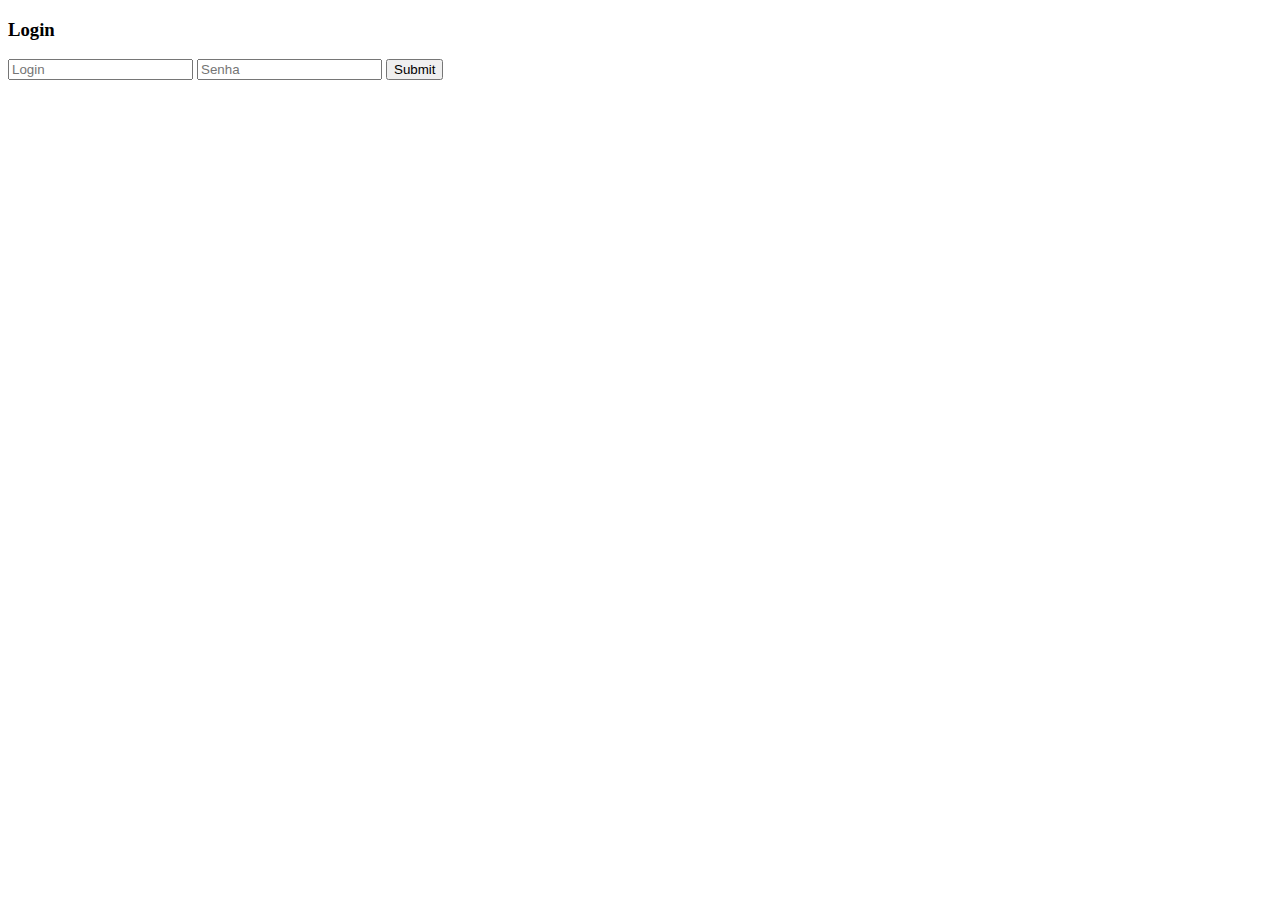
<file: loginPage/loginPage.html>
<!DOCTYPE html>
<html lang="en">
<head>
    <meta charset="UTF-8">
    <meta name="viewport" content="width=device-width, initial-scale=1.0">
    <title>Login page</title>
</head>
<body>
    <form>
        <h3>Login</h3>
            <input type="text" placeholder="Login" id="login">
            <input type="password" placeholder="Senha" id="senha">
            <input type="submit" onclick="logar()">
    </form>

    <script>
        
    </script>
</body>
</html>
</file>
<file: style.css>
* {
    box-sizing: border-box;
    margin: 0;
    padding: 0;
    font-family: 'Kumbh Sans', sans-serif;
    scroll-behavior: smooth;
}

.navbar {
    background-color: #131313;
    height: 80px;
    display: flex;
    justify-content: center;
    align-items: center;
    font-size: 1.2rem;
    position: sticky;
    top: 0;
    z-index: 999;
}

.navbar__container {
    display: flex;
    justify-content: space-between;
    height: 80px;
    z-index: 1;
    width: 100%;
    max-width: 1300px;
    margin: 0 auto;
    padding: 0 50px;
}

#navbar__logo {
    background-color: #B22222;
    background-size: 100%;
    -webkit-background-clip: text;
    -moz-background-clip: text;
    -webkit-text-fill-color: transparent;
    -moz-text-fill-color: transparent;
    display: flex;
    align-items: center;
    cursor: pointer;
    text-decoration: none;
    font-size: 2rem;
}

.fa-gem {
    margin-right: 0.5rem;
}

.navbar__menu {
    display: flex;
    align-items: center;
    list-style: none;
    text-align: center;
}

.navbar__item {
    height: 80px;
}

.navbar__links {
    color: #fff;
    display: flex;
    align-items: center;
    justify-content: center;
    text-decoration: none;
    padding: 0 1rem;
    height: 100%;
    transition: all 0.3s ease;
}

.navbar__links:hover {
    color: #B22222;
    transition: all 0.3s ease;
}

@media screen and (max-width: 960px) {
    .navbar__container {
        display: flex;
        justify-content: space-between;
        height: 80px;
        z-index: 1;
        width: 100%;
        max-width: 1300px;
        padding: 0;
    }

    .navbar__menu {
        display: grid;
        grid-template-columns: auto;
        margin: 0;
        width: 100%;
        position: absolute;
        top: -1000px;
        opacity: 0;
        transition: all 0.5s ease;
        height: 50vh;
        z-index: -1;
        background: #131313;
    }

    .navbar__menu.active {
        background: #131313;
        top: 100%;
        opacity: 1;
        transition: all 0.5s ease;
        z-index: 99;
        height: 50vh;
        font-size: 1.6rem;
    }

    #navbar__logo {
        padding-left: 25px;
    }

    .navbar__toggle .bar {
        width: 25px;
        height: 3px;
        margin: 5px auto;
        transition: all 0.3s ease-in-out;
        background: #fff;
    }

    .navbar__item {
        width: 100%;
    }

    .navbar__links {
        text-align: center;
        padding: 2rem;
        width: 100%;
        display: table;
    }

    #mobile-menu {
        position: absolute;
        top: 20%;
        right: 5%;
        transform: translate(5%, 20%);
    }

    .navbar__btn {
        padding-bottom: 2rem;
    }

    .button {
        display: flex;
        justify-content: center;
        align-items: center;
        width: 80%;
        height: 80px;
        margin: 0;
    }

    .navbar__toggle .bar {
        display: block;
        cursor: pointer;
    }

    #mobile-menu.is-active .bar:nth-child(2) {
        opacity: 0;
    }

    #mobile-menu.is-active .bar:nth-child(1) {
        transform: translate(8px) rotate(45deg);
    }
    #mobile-menu.is-active .ber:nth-child(3) {
        transform: translateY(-8px) rotate(-45deg);
    }
}

/* Hero Section CSS */
.main--back {
    width: 100%;
    height: 100vh;
    background-image: linear-gradient(
        rgba(0,0,0,0.75),
        rgba(0,0,0,0.75)), 
        url('images/mcqueen.jpg');
    background-size: cover;
    background-position: center;
}

.main__container {
    display: grid;
    grid-template-columns: 1fr 1fr;
    align-items: center;
    justify-self: center;
    margin: 0 auto;
    height: 90vh;
    z-index: 1;
    width: 100%;
    max-width: 1300px;
    padding: 0 50px;
}

.main__container h1 {
    font-size: 4rem;
    background-color: #ffffff;
    background-size: 100%;
    -webkit-background-clip: text;
    -moz-background-clip: text;
    -webkit-text-fill-color: transparent;
    -moz-text-fill-color: transparent;
}

.main__container h2 {
    font-size: 4rem;
    background-color: #B22222;
    background-size: 100%;
    -webkit-background-clip: text;
    -moz-background-clip: text;
    -webkit-text-fill-color: transparent;
    -moz-text-fill-color: transparent;
}

.main__container p {
    margin-top: 1rem;
    font-size: 2rem;
    font-weight: 700;
    color: #fff;
}

.main__btn {
    font-size: 1rem;
    background-image: linear-gradient(to top, #B22222 0%, #B22222 100%);
    padding: 14px 32px;
    border: none;
    border-radius: 4px;
    color: #fff;
    margin-top: 2rem;
    cursor: pointer;
    position: relative;
    transition: all 0.35s;
    outline: none;
}

.main__btn a {
    position: relative;
    z-index: 2;
    color: #fff;
    text-decoration: none;
}

.main__btn:after {
    position: absolute;
    content: '';
    top: 0;
    left: 0;
    width: 0;
    height: 100%;
    background: #4837ff;
    transition: all 0.35s;
    border-radius: 4px;
}

.main__btn:hover {
    color: #fff;
}

.main__btn:hover:after {
    width: 100%;
}

.main__img--container {
    text-align: center;
}

#main__img {
    height: 100%;
    width: 100%;
}

/* Mobile responsive */
@media screen and (max-width: 768px) {
    .main__container {
        display: grid;
        grid-template-columns: auto;
        align-items: center;
        justify-self: center;
        width: 100%;
        margin: 0 auto;
        height: 90vh;
    }

    .main__content {
        text-align: center;
        margin-bottom: 4rem;
    }

    .main__content h1 {
        font-size: 2.5rem;
        margin-top: 2rem;
    }

    .main__content h2 {
        font-size: 3rem;
    }

    .main__content p {
        margin-top: 1rem;
        font-size: 1.5rem;
    }

    .main__btn {
        padding: 12px 36px;
        margin: 2.5rem 0;
    }
}

/* Services section CSS */
.services {
    background: #141414;
    display: flex;
    flex-direction: column;
    align-items: center;
    height: 100vh;
}

.services h1 {
    background-color: #B22222;
    background-size:  100%;
    margin: 5rem;
    font-size: 2.5rem;
    -webkit-background-clip: text;
    -moz-background-clip: text;
    -webkit-text-fill-color: transparent;
    -moz-text-fill-color: transparent;
}

.services__container {
    display: flex;
    justify-content: center;
    flex-wrap: wrap;
}

.services__card {
    margin: 1rem;
    height: 525px;
    width: 400px;
    border-radius: 4px;
    background-image: linear-gradient(
        to bottom, 
        rgba(0,0,0,0) 0%, 
        rgba(17,17,17, 0.6) 100%), 
        url('images/pexels01.jpg');
    background-size: cover;
    position: relative;
    color: #fff;
}

.services__card:nth-child(2) {
    background-image: linear-gradient(
        to bottom, 
        rgba(0,0,0,0) 0%, 
        rgba(17,17,17, 0.6) 100%), 
        url('images/pexels02.jpg');
}

.services h2 {
    position: absolute;
    top: 350px;
    left: 30px;
}

.services__card p {
    position: absolute;
    top: 400px;
    left: 30px;
}

.services__card button {
    color: #fff;
    padding: 10px 20px;
    border: none;
    outline: none;
    border-radius: 4px;
    background: #B22222;
    position: absolute;
    top: 440px;
    left: 30px;
    font-size: 1rem;
    cursor: pointer;
}

.services__card:hover {
    transform: scale(1.075);
    transition: 0.2s ease-in;
    cursor: pointer;
}

@media screen and (max-width: 960px) {
    .services {
        height: 1600px;
    }

    .services h1 {
        font-size: 2rem;
        margin-top: 12rem;
    }
}

@media screen and (max-width: 480px) {
    .services {
        height: 1400px;
    }

    .services h1 {
        font-size: 1.2rem;
    }

    .services__card {
        width: 300px;
    }
}

/* Footer section CSS */
.footer__container {
    background-color: #141414;
    padding: 5rem 0;
    display: flex;
    flex-direction: column;
    justify-content: center;
    justify-content: center;
    align-items: center;
}

#footer__logo {
    color: #fff;
    display: flex;
    align-items: center;
    cursor: pointer;
    text-decoration: none;
    font-size: 2rem;
}

.footer__links {
    width:  100%;
    max-width: 1000px;
    display: flex;
    justify-content: center;
}

.footer__link__wrapper {
    display: flex;
}

.footer__link__items {
    display: flex;
    flex-direction: column;
    align-items: flex-start;
    margin: 16px;
    text-align: left;
    width: 160px;
    box-sizing: border-box;
}

.footer__link__items h2 {
    margin-bottom: 16px;
}

.footer__link__items > h2 {
    color: #fff;
}

.footer__link__items a {
    color: #fff;
    text-decoration: none;
    margin-bottom: 0.5rem;
}

.footer__link__items a:hover {
    color: #e9e9e9;
    transition: 0.3s ease-out;
}

/* Social icons */
.social__icon--link {
    color: #fff;
    font-size: 24px;
}

.social__media {
    max-width: 1000px;
    width: 100%;
}

.social__media--wrap {
    display: flex;
    justify-content: space-between;
    align-items: center;
    width: 90%;
    max-width:  1000px;
    margin: 40px auto 0 auto;
}

.social__icons {
    display: flex;
    justify-content:  space-between;
    align-items: center;
    width: 240px;
}

.social__logo {
    color: #fff;
    justify-self: flex-start;
    margin-left: 20px;
    cursor: pointer;
    text-decoration: none;
    font-size: 2rem;
    display: flex;
    align-items: center;
    margin-bottom: 16px;
}

.website__right {
    color: #fff;
}

@media screen and (max-width: 820px) {
    .footer__links {
        padding-top: 2rem;
    }

    #footer__logo {
        margin-bottom: 2rem;
    }

    .website__right {
        margin-bottom: 2rem;
    }

    .footer__link__wrapper {
        flex-direction: column;
    }

    .social__media--wrap {
        flex-direction: column;
    }
}

@media screen and (max-width: 480px) {
    .footer__link__items {
        margin: 0;
        padding: 10px;
        width: 100%;
    }
}
</file>
<file: arduino.css>
* {
    box-sizing: border-box;
    margin: 0;
    padding: 0;
    font-family: 'Kumbh Sans', sans-serif;
    scroll-behavior: smooth;
}

.navbar {
    background-color: #131313;
    height: 80px;
    display: flex;
    justify-content: center;
    align-items: center;
    font-size: 1.2rem;
    position: sticky;
    top: 0;
    z-index: 999;
}

.navbar__container {
    display: flex;
    justify-content: space-between;
    height: 80px;
    z-index: 1;
    width: 100%;
    max-width: 1300px;
    margin: 0 auto;
    padding: 0 50px;
}

#navbar__logo {
    background-color: #EF3438;
    background-image: linear-gradient(to top, #EF3438 0%, #FB771E 100%);
    background-size: 100%;
    -webkit-background-clip: text;
    -moz-background-clip: text;
    -webkit-text-fill-color: transparent;
    -moz-text-fill-color: transparent;
    display: flex;
    align-items: center;
    cursor: pointer;
    text-decoration: none;
    font-size: 2rem;
}

.fa-gem {
    margin-right: 0.5rem;
}

.navbar__menu {
    display: flex;
    align-items: center;
    list-style: none;
    text-align: center;
}

.navbar__item {
    height: 80px;
}

.navbar__links {
    color: #fff;
    display: flex;
    align-items: center;
    justify-content: center;
    text-decoration: none;
    padding: 0 1rem;
    height: 100%;
    transition: all 0.3s ease;
}

.navbar__links:hover {
    color: #EF3438;
    transition: all 0.3s ease;
}

@media screen and (max-width: 960px) {
    .navbar__container {
        display: flex;
        justify-content: space-between;
        height: 80px;
        z-index: 1;
        width: 100%;
        max-width: 1300px;
        padding: 0;
    }

    .navbar__menu {
        display: grid;
        grid-template-columns: auto;
        margin: 0;
        width: 100%;
        position: absolute;
        top: -1000px;
        opacity: 0;
        transition: all 0.5s ease;
        height: 50vh;
        z-index: -1;
        background: #131313;
    }

    .navbar__menu.active {
        background: #131313;
        top: 100%;
        opacity: 1;
        transition: all 0.5s ease;
        z-index: 99;
        height: 50vh;
        font-size: 1.6rem;
    }

    #navbar__logo {
        padding-left: 25px;
    }

    .navbar__toggle .bar {
        width: 25px;
        height: 3px;
        margin: 5px auto;
        transition: all 0.3s ease-in-out;
        background: #fff;
    }

    .navbar__item {
        width: 100%;
    }

    .navbar__links {
        text-align: center;
        padding: 2rem;
        width: 100%;
        display: table;
    }

    #mobile-menu {
        position: absolute;
        top: 20%;
        right: 5%;
        transform: translate(5%, 20%);
    }

    .navbar__btn {
        padding-bottom: 2rem;
    }

    .button {
        display: flex;
        justify-content: center;
        align-items: center;
        width: 80%;
        height: 80px;
        margin: 0;
    }

    .navbar__toggle .bar {
        display: block;
        cursor: pointer;
    }

    #mobile-menu.is-active .bar:nth-child(2) {
        opacity: 0;
    }

    #mobile-menu.is-active .bar:nth-child(1) {
        transform: translate(8px) rotate(45deg);
    }
    #mobile-menu.is-active .ber:nth-child(3) {
        transform: translateY(-8px) rotate(-45deg);
    }
}

/* Hero Section CSS */
.main {
    background-color: #141414;
}

.main__container {
    display: inline-table;
    grid-template-columns: 1fr 1fr;
    align-items: center;
    justify-self: center;
    margin: 0 auto;
    height: 90vh;
    background-color: #141414;
    z-index: 1;
    width: 100%;
    max-width: 1300px;
    padding: 0 50px;
}

.main_content h2 {
    font-size: 4rem;
    background-color: #EF3438;
    background-image: linear-gradient(to top, #b721ff 0%, #21d4fd 100%);
    background-size: 100%;
    -webkit-background-clip: text;
    -moz-background-clip: text;
    -webkit-text-fill-color: transparent;
    -moz-text-fill-color: transparent;
    text-align: center;
}

.main_content p {
    font-size: 2rem;
    font-weight: 700;
    color: #fff;
    text-align: center;
}

.main__img--container {
    margin-top: 5%;
    text-align: center;
}

#main__img {
    height:50%;
    width: 50%;
}

.main__h4 {
    color: #fff;
    font-size: 1rem;
    text-align: center;
}

.main_content--art p {
    margin-top: 2rem;
    font-size: 1.5rem;
    font-weight: 700;
    color: #fff;
}

.main_content--art h4 {
    margin-top: 4rem;
    color: #fff;
    text-align: left;
}

/* Mobile responsive */
@media screen and (max-width: 768px) {
    .main__container {
        display: grid;
        grid-template-columns: auto;
        align-items: center;
        justify-self: center;
        width: 100%;
        margin: 0 auto;
        height: 90vh;
    }

    .main__content {
        text-align: center;
        margin-bottom: 4rem;
    }

    .main__content h1 {
        font-size: 2.5rem;
        margin-top: 2rem;
    }

    .main__content h2 {
        font-size: 3rem;
    }

    .main__content p {
        margin-top: 1rem;
        font-size: 1.5rem;
    }

    .main__btn {
        padding: 12px 36px;
        margin: 2.5rem 0;
    }
}

/* Services section CSS */
.services {
    background: #141414;
    display: flex;
    flex-direction: column;
    align-items: center;
    height: 100vh;
}

.services h1 {
    background-color: #EF3438;
    background-image: linear-gradient( to right, #EF3438 0%, #FB771E 100%);
    background-size:  100%;
    margin: 5rem;
    font-size: 2.5rem;
    -webkit-background-clip: text;
    -moz-background-clip: text;
    -webkit-text-fill-color: transparent;
    -moz-text-fill-color: transparent;
}

.services__container {
    display: flex;
    justify-content: center;
    flex-wrap: wrap;
}

.services__card {
    margin: 1rem;
    height: 525px;
    width: 400px;
    border-radius: 4px;
    background-image: linear-gradient(
        to bottom, 
        rgba(0,0,0,0) 0%, 
        rgba(17,17,17, 0.6) 100%), 
        url('images/pexels01.jpg');
    background-size: cover;
    position: relative;
    color: #fff;
}

.services__card:nth-child(2) {
    background-image: linear-gradient(
        to bottom, 
        rgba(0,0,0,0) 0%, 
        rgba(17,17,17, 0.6) 100%), 
        url('images/pexels02.jpg');
}

.services h2 {
    position: absolute;
    top: 350px;
    left: 30px;
}

.services__card p {
    position: absolute;
    top: 400px;
    left: 30px;
}

.services__card button {
    color: #fff;
    padding: 10px 20px;
    border: none;
    outline: none;
    border-radius: 4px;
    background: #EF3438;
    position: absolute;
    top: 440px;
    left: 30px;
    font-size: 1rem;
    cursor: pointer;
}

.services__card:hover {
    transform: scale(1.075);
    transition: 0.2s ease-in;
    cursor: pointer;
}

@media screen and (max-width: 960px) {
    .services {
        height: 1600px;
    }

    .services h1 {
        font-size: 2rem;
        margin-top: 12rem;
    }
}

@media screen and (max-width: 480px) {
    .services {
        height: 1400px;
    }

    .services h1 {
        font-size: 1.2rem;
    }

    .services__card {
        width: 300px;
    }
}

/* Footer section CSS */
.footer__container {
    background-color: #141414;
    padding: 5rem 0;
    display: flex;
    flex-direction: column;
    justify-content: center;
    justify-content: center;
    align-items: center;
}

#footer__logo {
    color: #fff;
    display: flex;
    align-items: center;
    cursor: pointer;
    text-decoration: none;
    font-size: 2rem;
}

.footer__links {
    width:  100%;
    max-width: 1000px;
    display: flex;
    justify-content: center;
}

.footer__link__wrapper {
    display: flex;
}

.footer__link__items {
    display: flex;
    flex-direction: column;
    align-items: flex-start;
    margin: 16px;
    text-align: left;
    width: 160px;
    box-sizing: border-box;
}

.footer__link__items h2 {
    margin-bottom: 16px;
}

.footer__link__items > h2 {
    color: #fff;
}

.footer__link__items a {
    color: #fff;
    text-decoration: none;
    margin-bottom: 0.5rem;
}

.footer__link__items a:hover {
    color: #e9e9e9;
    transition: 0.3s ease-out;
}

/* Social icons */
.social__icon--link {
    color: #fff;
    font-size: 24px;
}

.social__media {
    max-width: 1000px;
    width: 100%;
}

.social__media--wrap {
    display: flex;
    justify-content: space-between;
    align-items: center;
    width: 90%;
    max-width:  1000px;
    margin: 40px auto 0 auto;
}

.social__icons {
    display: flex;
    justify-content:  space-between;
    align-items: center;
    width: 240px;
}

.social__logo {
    color: #fff;
    justify-self: flex-start;
    margin-left: 20px;
    cursor: pointer;
    text-decoration: none;
    font-size: 2rem;
    display: flex;
    align-items: center;
    margin-bottom: 16px;
}

.website__right {
    color: #fff;
}

@media screen and (max-width: 820px) {
    .footer__links {
        padding-top: 2rem;
    }

    #footer__logo {
        margin-bottom: 2rem;
    }

    .website__right {
        margin-bottom: 2rem;
    }

    .footer__link__wrapper {
        flex-direction: column;
    }

    .social__media--wrap {
        flex-direction: column;
    }
}

@media screen and (max-width: 480px) {
    .footer__link__items {
        margin: 0;
        padding: 10px;
        width: 100%;
    }
}
</file>
<file: kat.css>
* {
    box-sizing: border-box;
    margin: 0;
    padding: 0;
    font-family: 'Kumbh Sans', sans-serif;
    scroll-behavior: smooth;
}

.navbar {
    background-color: #131313;
    height: 80px;
    display: flex;
    justify-content: center;
    align-items: center;
    font-size: 1.2rem;
    position: sticky;
    top: 0;
    z-index: 999;
}

.navbar__container {
    display: flex;
    justify-content: space-between;
    height: 80px;
    z-index: 1;
    width: 100%;
    max-width: 1300px;
    margin: 0 auto;
    padding: 0 50px;
}

#navbar__logo {
    background-color: #B22222;
    background-size: 100%;
    -webkit-background-clip: text;
    -moz-background-clip: text;
    -webkit-text-fill-color: transparent;
    -moz-text-fill-color: transparent;
    display: flex;
    align-items: center;
    cursor: pointer;
    text-decoration: none;
    font-size: 2rem;
}

.fa-gem {
    margin-right: 0.5rem;
}

.navbar__menu {
    display: flex;
    align-items: center;
    list-style: none;
    text-align: center;
}

.navbar__item {
    height: 80px;
}

.navbar__links {
    color: #fff;
    display: flex;
    align-items: center;
    justify-content: center;
    text-decoration: none;
    padding: 0 1rem;
    height: 100%;
    transition: all 0.3s ease;
}

.navbar__links:hover {
    color: #B22222;
    transition: all 0.3s ease;
}

@media screen and (max-width: 960px) {
    .navbar__container {
        display: flex;
        justify-content: space-between;
        height: 80px;
        z-index: 1;
        width: 100%;
        max-width: 1300px;
        padding: 0;
    }

    .navbar__menu {
        display: grid;
        grid-template-columns: auto;
        margin: 0;
        width: 100%;
        position: absolute;
        top: -1000px;
        opacity: 0;
        transition: all 0.5s ease;
        height: 50vh;
        z-index: -1;
        background: #131313;
    }

    .navbar__menu.active {
        background: #131313;
        top: 100%;
        opacity: 1;
        transition: all 0.5s ease;
        z-index: 99;
        height: 50vh;
        font-size: 1.6rem;
    }

    #navbar__logo {
        padding-left: 25px;
    }

    .navbar__toggle .bar {
        width: 25px;
        height: 3px;
        margin: 5px auto;
        transition: all 0.3s ease-in-out;
        background: #fff;
    }

    .navbar__item {
        width: 100%;
    }

    .navbar__links {
        text-align: center;
        padding: 2rem;
        width: 100%;
        display: table;
    }

    #mobile-menu {
        position: absolute;
        top: 20%;
        right: 5%;
        transform: translate(5%, 20%);
    }

    .navbar__btn {
        padding-bottom: 2rem;
    }

    .button {
        display: flex;
        justify-content: center;
        align-items: center;
        width: 80%;
        height: 80px;
        margin: 0;
    }

    .navbar__toggle .bar {
        display: block;
        cursor: pointer;
    }

    #mobile-menu.is-active .bar:nth-child(2) {
        opacity: 0;
    }

    #mobile-menu.is-active .bar:nth-child(1) {
        transform: translate(8px) rotate(45deg);
    }
    #mobile-menu.is-active .ber:nth-child(3) {
        transform: translateY(-8px) rotate(-45deg);
    }
}

/* Corpo CSS */
.main {
    background-color: #141414;

}

.main__container {
    display: grid;
    grid-template-columns: 1fr 1fr;
    align-items: center;
    justify-self: center;
    margin: 0 auto;
    height: 90vh;
    z-index: 1;
    width: 100%;
    max-width: 1300px;
    padding: 0 50px;
}

.main__container h1 {
    font-size: 4rem;
    background-color: #ffffff;
    background-size: 100%;
    -webkit-background-clip: text;
    -moz-background-clip: text;
    -webkit-text-fill-color: transparent;
    -moz-text-fill-color: transparent;
}

.main__container h2 {
    font-size: 4rem;
    background-color: #B22222;
    background-size: 100%;
    -webkit-background-clip: text;
    -moz-background-clip: text;
    -webkit-text-fill-color: transparent;
    -moz-text-fill-color: transparent;
}

.main__container p {
    margin-top: 1rem;
    font-size: 2rem;
    font-weight: 700;
    color: #fff;
}

.main__btn {
    font-size: 1rem;
    background-image: linear-gradient(to top, #B22222 0%, #B22222 100%);
    padding: 14px 32px;
    border: none;
    border-radius: 4px;
    color: #fff;
    margin-top: 2rem;
    cursor: pointer;
    position: relative;
    transition: all 0.35s;
    outline: none;
}

.main__btn a {
    position: relative;
    z-index: 2;
    color: #fff;
    text-decoration: none;
}

.main__btn:after {
    position: absolute;
    content: '';
    top: 0;
    left: 0;
    width: 0;
    height: 100%;
    background: #4837ff;
    transition: all 0.35s;
    border-radius: 4px;
}

.main__btn:hover {
    color: #fff;
}

.main__btn:hover:after {
    width: 100%;
}

.main__img--container {
    text-align: center;
}

#main__img {
    height: 80%;
    width: 80%;
}

/* Mobile responsive */
@media screen and (max-width: 768px) {
    .main__container {
        display: grid;
        grid-template-columns: auto;
        align-items: center;
        justify-self: center;
        width: 100%;
        margin: 0 auto;
        height: 90vh;
    }

    .main__content {
        text-align: center;
        margin-bottom: 4rem;
    }

    .main__content h1 {
        font-size: 2.5rem;
        margin-top: 2rem;
    }

    .main__content h2 {
        font-size: 3rem;
    }

    .main__content p {
        margin-top: 1rem;
        font-size: 1.5rem;
    }

    .main__btn {
        padding: 12px 36px;
        margin: 2.5rem 0;
    }
}

/* Services section CSS */
.services {
    background: #141414;
    display: flex;
    flex-direction: column;
    align-items: center;
    height: 100vh;
}

.services h1 {
    background-color: #B22222;
    background-size:  100%;
    margin: 5rem;
    font-size: 2.5rem;
    -webkit-background-clip: text;
    -moz-background-clip: text;
    -webkit-text-fill-color: transparent;
    -moz-text-fill-color: transparent;
}

.services__container {
    display: flex;
    justify-content: center;
    flex-wrap: wrap;
}

.services__card {
    margin: 1rem;
    height: 525px;
    width: 400px;
    border-radius: 4px;
    background-image: linear-gradient(
        to bottom, 
        rgba(0,0,0,0) 0%, 
        rgba(17,17,17, 0.6) 100%), 
        url('images/pexels01.jpg');
    background-size: cover;
    position: relative;
    color: #fff;
}

.services__card:nth-child(2) {
    background-image: linear-gradient(
        to bottom, 
        rgba(0,0,0,0) 0%, 
        rgba(17,17,17, 0.6) 100%), 
        url('images/pexels02.jpg');
}

.services h2 {
    position: absolute;
    top: 350px;
    left: 30px;
}

.services__card p {
    position: absolute;
    top: 400px;
    left: 30px;
}

.services__card button {
    color: #fff;
    padding: 10px 20px;
    border: none;
    outline: none;
    border-radius: 4px;
    background: #B22222;
    position: absolute;
    top: 440px;
    left: 30px;
    font-size: 1rem;
    cursor: pointer;
}

.services__card:hover {
    transform: scale(1.075);
    transition: 0.2s ease-in;
    cursor: pointer;
}

@media screen and (max-width: 960px) {
    .services {
        height: 1600px;
    }

    .services h1 {
        font-size: 2rem;
        margin-top: 12rem;
    }
}

@media screen and (max-width: 480px) {
    .services {
        height: 1400px;
    }

    .services h1 {
        font-size: 1.2rem;
    }

    .services__card {
        width: 300px;
    }
}

/* Footer section CSS */
.footer__container {
    background-color: #141414;
    padding: 5rem 0;
    display: flex;
    flex-direction: column;
    justify-content: center;
    justify-content: center;
    align-items: center;
}

#footer__logo {
    color: #fff;
    display: flex;
    align-items: center;
    cursor: pointer;
    text-decoration: none;
    font-size: 2rem;
}

.footer__links {
    width:  100%;
    max-width: 1000px;
    display: flex;
    justify-content: center;
}

.footer__link__wrapper {
    display: flex;
}

.footer__link__items {
    display: flex;
    flex-direction: column;
    align-items: flex-start;
    margin: 16px;
    text-align: left;
    width: 160px;
    box-sizing: border-box;
}

.footer__link__items h2 {
    margin-bottom: 16px;
}

.footer__link__items > h2 {
    color: #fff;
}

.footer__link__items a {
    color: #fff;
    text-decoration: none;
    margin-bottom: 0.5rem;
}

.footer__link__items a:hover {
    color: #e9e9e9;
    transition: 0.3s ease-out;
}

/* Social icons */
.social__icon--link {
    color: #fff;
    font-size: 24px;
}

.social__media {
    max-width: 1000px;
    width: 100%;
}

.social__media--wrap {
    display: flex;
    justify-content: space-between;
    align-items: center;
    width: 90%;
    max-width:  1000px;
    margin: 40px auto 0 auto;
}

.social__icons {
    display: flex;
    justify-content:  space-between;
    align-items: center;
    width: 240px;
}

.social__logo {
    color: #fff;
    justify-self: flex-start;
    margin-left: 20px;
    cursor: pointer;
    text-decoration: none;
    font-size: 2rem;
    display: flex;
    align-items: center;
    margin-bottom: 16px;
}

.website__right {
    color: #fff;
}

@media screen and (max-width: 820px) {
    .footer__links {
        padding-top: 2rem;
    }

    #footer__logo {
        margin-bottom: 2rem;
    }

    .website__right {
        margin-bottom: 2rem;
    }

    .footer__link__wrapper {
        flex-direction: column;
    }

    .social__media--wrap {
        flex-direction: column;
    }
}

@media screen and (max-width: 480px) {
    .footer__link__items {
        margin: 0;
        padding: 10px;
        width: 100%;
    }
}
</file>
<file: projeto.css>
* {
    box-sizing: border-box;
    margin: 0;
    padding: 0;
    font-family: 'Kumbh Sans', sans-serif;
    scroll-behavior: smooth;
}

.navbar {
    background-color: #131313;
    height: 80px;
    display: flex;
    justify-content: center;
    align-items: center;
    font-size: 1.2rem;
    position: sticky;
    top: 0;
    z-index: 999;
}

.navbar__container {
    display: flex;
    justify-content: space-between;
    height: 80px;
    z-index: 1;
    width: 100%;
    max-width: 1300px;
    margin: 0 auto;
    padding: 0 50px;
}

#navbar__logo {
    background-color: #EF3438;
    background-image: linear-gradient(to top, #EF3438 0%, #FB771E 100%);
    background-size: 100%;
    -webkit-background-clip: text;
    -moz-background-clip: text;
    -webkit-text-fill-color: transparent;
    -moz-text-fill-color: transparent;
    display: flex;
    align-items: center;
    cursor: pointer;
    text-decoration: none;
    font-size: 2rem;
}

.fa-gem {
    margin-right: 0.5rem;
}

.navbar__menu {
    display: flex;
    align-items: center;
    list-style: none;
    text-align: center;
}

.navbar__item {
    height: 80px;
}

.navbar__links {
    color: #fff;
    display: flex;
    align-items: center;
    justify-content: center;
    text-decoration: none;
    padding: 0 1rem;
    height: 100%;
    transition: all 0.3s ease;
}

.navbar__links:hover {
    color: #EF3438;
    transition: all 0.3s ease;
}

@media screen and (max-width: 960px) {
    .navbar__container {
        display: flex;
        justify-content: space-between;
        height: 80px;
        z-index: 1;
        width: 100%;
        max-width: 1300px;
        padding: 0;
    }

    .navbar__menu {
        display: grid;
        grid-template-columns: auto;
        margin: 0;
        width: 100%;
        position: absolute;
        top: -1000px;
        opacity: 0;
        transition: all 0.5s ease;
        height: 50vh;
        z-index: -1;
        background: #131313;
    }

    .navbar__menu.active {
        background: #131313;
        top: 100%;
        opacity: 1;
        transition: all 0.5s ease;
        z-index: 99;
        height: 50vh;
        font-size: 1.6rem;
    }

    #navbar__logo {
        padding-left: 25px;
    }

    .navbar__toggle .bar {
        width: 25px;
        height: 3px;
        margin: 5px auto;
        transition: all 0.3s ease-in-out;
        background: #fff;
    }

    .navbar__item {
        width: 100%;
    }

    .navbar__links {
        text-align: center;
        padding: 2rem;
        width: 100%;
        display: table;
    }

    #mobile-menu {
        position: absolute;
        top: 20%;
        right: 5%;
        transform: translate(5%, 20%);
    }

    .navbar__btn {
        padding-bottom: 2rem;
    }

    .button {
        display: flex;
        justify-content: center;
        align-items: center;
        width: 80%;
        height: 80px;
        margin: 0;
    }

    .navbar__toggle .bar {
        display: block;
        cursor: pointer;
    }

    #mobile-menu.is-active .bar:nth-child(2) {
        opacity: 0;
    }

    #mobile-menu.is-active .bar:nth-child(1) {
        transform: translate(8px) rotate(45deg);
    }
    #mobile-menu.is-active .ber:nth-child(3) {
        transform: translateY(-8px) rotate(-45deg);
    }
}

/* Hero Section CSS */
.main {
    background-color: #141414;
}

.main__container {
    display: inline-table;
    grid-template-columns: 1fr 1fr;
    align-items: center;
    justify-self: center;
    margin: 0 auto;
    height: 90vh;
    background-color: #141414;
    z-index: 1;
    width: 100%;
    max-width: 1300px;
    padding: 0 50px;
}

.main_content h1 {
    font-size: 4rem;
    background-color: #EF3438;
    background-image: linear-gradient(to top, #EF3438 0%, #FB771E 100%);
    background-size: 100%;
    -webkit-background-clip: text;
    -moz-background-clip: text;
    -webkit-text-fill-color: transparent;
    -moz-text-fill-color: transparent;
    text-align: center;
}

.main_content h2 {
    font-size: 4rem;
    background-color: #EF3438;
    background-image: linear-gradient(to top, #b721ff 0%, #21d4fd 100%);
    background-size: 100%;
    -webkit-background-clip: text;
    -moz-background-clip: text;
    -webkit-text-fill-color: transparent;
    -moz-text-fill-color: transparent;
    text-align: center;
}

.main_content p {
    margin-top: 1rem;
    font-size: 2rem;
    font-weight: 700;
    color: #fff;
    text-align: center;
    width: 50%; /* Largura desejada para a div */
    margin: 0 auto; /* Margem automática para centralizar */
    text-align: center; /* Centralizar o conteúdo dentro da div */
}

.main_content h5 {
    width: 50%; /* Largura desejada para a div */
    margin: 0 auto; /* Margem automática para centralizar */
    text-align: center; /* Centralizar o conteúdo dentro da div */
    margin-top: 4rem;
    color: #fff;
}

.main_content--art p {
    margin-top: 2rem;
    font-size: 1.5rem;
    font-weight: 700;
    color: #fff;
}

.main_content--art h4 {
    margin-top: 4rem;
    color: #fff;
    text-align: left;
}

/* Mobile responsive */
@media screen and (max-width: 768px) {
    .main__container {
        display: grid;
        grid-template-columns: auto;
        align-items: center;
        justify-self: center;
        width: 100%;
        margin: 0 auto;
        height: 90vh;
    }

    .main__content {
        text-align: center;
        margin-bottom: 4rem;
    }

    .main__content h1 {
        font-size: 2.5rem;
        margin-top: 2rem;
    }

    .main__content h2 {
        font-size: 3rem;
    }

    .main__content p {
        margin-top: 1rem;
        font-size: 1.5rem;
    }

    .main__content--art p {
        display: grid;
        grid-template-columns: auto;
        align-items: center;
        justify-self: center;
        width: 100%;
        margin: 0 auto;
        height: 90vh;
    }
}

/* Services section CSS */
.services {
    background: #141414;
    display: flex;
    flex-direction: column;
    align-items: center;
    height: 100vh;
}

.services h1 {
    background-color: #EF3438;
    background-image: linear-gradient( to right, #EF3438 0%, #FB771E 100%);
    background-size:  100%;
    margin: 5rem;
    font-size: 2.5rem;
    -webkit-background-clip: text;
    -moz-background-clip: text;
    -webkit-text-fill-color: transparent;
    -moz-text-fill-color: transparent;
}

.services__container {
    display: flex;
    justify-content: center;
    flex-wrap: wrap;
}

.services__card {
    margin: 1rem;
    height: 525px;
    width: 400px;
    border-radius: 4px;
    background-image: linear-gradient(
        to bottom, 
        rgba(0,0,0,0) 0%, 
        rgba(17,17,17, 0.6) 100%), 
        url('images/pexels01.jpg');
    background-size: cover;
    position: relative;
    color: #fff;
}

.services__card:nth-child(2) {
    background-image: linear-gradient(
        to bottom, 
        rgba(0,0,0,0) 0%, 
        rgba(17,17,17, 0.6) 100%), 
        url('images/pexels02.jpg');
}

.services h2 {
    position: absolute;
    top: 350px;
    left: 30px;
}

.services__card p {
    position: absolute;
    top: 400px;
    left: 30px;
}

.services__card button {
    color: #fff;
    padding: 10px 20px;
    border: none;
    outline: none;
    border-radius: 4px;
    background: #EF3438;
    position: absolute;
    top: 440px;
    left: 30px;
    font-size: 1rem;
    cursor: pointer;
}

.services__card:hover {
    transform: scale(1.075);
    transition: 0.2s ease-in;
    cursor: pointer;
}

@media screen and (max-width: 960px) {
    .services {
        height: 1600px;
    }

    .services h1 {
        font-size: 2rem;
        margin-top: 12rem;
    }
}

@media screen and (max-width: 480px) {
    .services {
        height: 1400px;
    }

    .services h1 {
        font-size: 1.2rem;
    }

    .services__card {
        width: 300px;
    }
}

/* Footer section CSS */
.footer__container {
    background-color: #141414;
    padding: 5rem 0;
    display: flex;
    flex-direction: column;
    justify-content: center;
    justify-content: center;
    align-items: center;
}

#footer__logo {
    color: #fff;
    display: flex;
    align-items: center;
    cursor: pointer;
    text-decoration: none;
    font-size: 2rem;
}

.footer__links {
    width:  100%;
    max-width: 1000px;
    display: flex;
    justify-content: center;
}

.footer__link__wrapper {
    display: flex;
}

.footer__link__items {
    display: flex;
    flex-direction: column;
    align-items: flex-start;
    margin: 16px;
    text-align: left;
    width: 160px;
    box-sizing: border-box;
}

.footer__link__items h2 {
    margin-bottom: 16px;
}

.footer__link__items > h2 {
    color: #fff;
}

.footer__link__items a {
    color: #fff;
    text-decoration: none;
    margin-bottom: 0.5rem;
}

.footer__link__items a:hover {
    color: #e9e9e9;
    transition: 0.3s ease-out;
}

/* Social icons */
.social__icon--link {
    color: #fff;
    font-size: 24px;
}

.social__media {
    max-width: 1000px;
    width: 100%;
}

.social__media--wrap {
    display: flex;
    justify-content: space-between;
    align-items: center;
    width: 90%;
    max-width:  1000px;
    margin: 40px auto 0 auto;
}

.social__icons {
    display: flex;
    justify-content:  space-between;
    align-items: center;
    width: 240px;
}

.social__logo {
    color: #fff;
    justify-self: flex-start;
    margin-left: 20px;
    cursor: pointer;
    text-decoration: none;
    font-size: 2rem;
    display: flex;
    align-items: center;
    margin-bottom: 16px;
}

.website__right {
    color: #fff;
}

@media screen and (max-width: 820px) {
    .footer__links {
        padding-top: 2rem;
    }

    #footer__logo {
        margin-bottom: 2rem;
    }

    .website__right {
        margin-bottom: 2rem;
    }

    .footer__link__wrapper {
        flex-direction: column;
    }

    .social__media--wrap {
        flex-direction: column;
    }
}

@media screen and (max-width: 480px) {
    .footer__link__items {
        margin: 0;
        padding: 10px;
        width: 100%;
    }
}
</file>
<file: robô.css>
* {
    box-sizing: border-box;
    margin: 0;
    padding: 0;
    font-family: 'Kumbh Sans', sans-serif;
    scroll-behavior: smooth;
}

.navbar {
    background-color: #131313;
    height: 80px;
    display: flex;
    justify-content: center;
    align-items: center;
    font-size: 1.2rem;
    position: sticky;
    top: 0;
    z-index: 999;
}

.navbar__container {
    display: flex;
    justify-content: space-between;
    height: 80px;
    z-index: 1;
    width: 100%;
    max-width: 1300px;
    margin: 0 auto;
    padding: 0 50px;
}

#navbar__logo {
    background-color: #EF3438;
    background-image: linear-gradient(to top, #EF3438 0%, #FB771E 100%);
    background-size: 100%;
    -webkit-background-clip: text;
    -moz-background-clip: text;
    -webkit-text-fill-color: transparent;
    -moz-text-fill-color: transparent;
    display: flex;
    align-items: center;
    cursor: pointer;
    text-decoration: none;
    font-size: 2rem;
}

.fa-gem {
    margin-right: 0.5rem;
}

.navbar__menu {
    display: flex;
    align-items: center;
    list-style: none;
    text-align: center;
}

.navbar__item {
    height: 80px;
}

.navbar__links {
    color: #fff;
    display: flex;
    align-items: center;
    justify-content: center;
    text-decoration: none;
    padding: 0 1rem;
    height: 100%;
    transition: all 0.3s ease;
}

.navbar__links:hover {
    color: #EF3438;
    transition: all 0.3s ease;
}

@media screen and (max-width: 960px) {
    .navbar__container {
        display: flex;
        justify-content: space-between;
        height: 80px;
        z-index: 1;
        width: 100%;
        max-width: 1300px;
        padding: 0;
    }

    .navbar__menu {
        display: grid;
        grid-template-columns: auto;
        margin: 0;
        width: 100%;
        position: absolute;
        top: -1000px;
        opacity: 0;
        transition: all 0.5s ease;
        height: 50vh;
        z-index: -1;
        background: #131313;
    }

    .navbar__menu.active {
        background: #131313;
        top: 100%;
        opacity: 1;
        transition: all 0.5s ease;
        z-index: 99;
        height: 50vh;
        font-size: 1.6rem;
    }

    #navbar__logo {
        padding-left: 25px;
    }

    .navbar__toggle .bar {
        width: 25px;
        height: 3px;
        margin: 5px auto;
        transition: all 0.3s ease-in-out;
        background: #fff;
    }

    .navbar__item {
        width: 100%;
    }

    .navbar__links {
        text-align: center;
        padding: 2rem;
        width: 100%;
        display: table;
    }

    #mobile-menu {
        position: absolute;
        top: 20%;
        right: 5%;
        transform: translate(5%, 20%);
    }

    .navbar__btn {
        padding-bottom: 2rem;
    }

    .button {
        display: flex;
        justify-content: center;
        align-items: center;
        width: 80%;
        height: 80px;
        margin: 0;
    }

    .navbar__toggle .bar {
        display: block;
        cursor: pointer;
    }

    #mobile-menu.is-active .bar:nth-child(2) {
        opacity: 0;
    }

    #mobile-menu.is-active .bar:nth-child(1) {
        transform: translate(8px) rotate(45deg);
    }
    #mobile-menu.is-active .ber:nth-child(3) {
        transform: translateY(-8px) rotate(-45deg);
    }
}

/* Hero Section CSS */
.main {
    background-color: #141414;
}

.main__container {
    display: inline-table;
    grid-template-columns: 1fr 1fr;
    align-items: center;
    justify-self: center;
    margin: 0 auto;
    height: 90vh;
    background-color: #141414;
    z-index: 1;
    width: 100%;
    max-width: 1300px;
    padding: 0 50px;
}

.main_content h2 {
    font-size: 4rem;
    background-color: #EF3438;
    background-image: linear-gradient(to top, #b721ff 0%, #21d4fd 100%);
    background-size: 100%;
    -webkit-background-clip: text;
    -moz-background-clip: text;
    -webkit-text-fill-color: transparent;
    -moz-text-fill-color: transparent;
    text-align: center;
}

.main_content p {
    font-size: 2rem;
    font-weight: 700;
    color: #fff;
    text-align: center;
}

.main__img--container {
    margin-top: 5%;
    text-align: center;
}

#main__img {
    height:50%;
    width: 50%;
}

.main__h4 {
    color: #fff;
    font-size: 1rem;
    text-align: center;
}

.main_content--art p {
    margin-top: 2rem;
    font-size: 1.5rem;
    font-weight: 700;
    color: #fff;
}

.main_content--art h2 {
    color: #fff;
    margin-top: 2rem;
}

.main_content--art--img {
    margin-top: 5%;
    text-align: left;
}

.main_content--art h4 {
    margin-top: 4rem;
    color: #fff;
    text-align: left;
}

/* Mobile responsive */
@media screen and (max-width: 768px) {
    .main__container {
        display: grid;
        grid-template-columns: auto;
        align-items: center;
        justify-self: center;
        width: 100%;
        margin: 0 auto;
        height: 90vh;
    }

    .main__content {
        text-align: center;
        margin-bottom: 4rem;
    }

    .main__content h1 {
        font-size: 2.5rem;
        margin-top: 2rem;
    }

    .main__content h2 {
        font-size: 3rem;
    }

    .main__content p {
        margin-top: 1rem;
        font-size: 1.5rem;
    }

    .main__btn {
        padding: 12px 36px;
        margin: 2.5rem 0;
    }
}

/* Services section CSS */
.services {
    background: #141414;
    display: flex;
    flex-direction: column;
    align-items: center;
    height: 100vh;
}

.services h1 {
    background-color: #EF3438;
    background-image: linear-gradient( to right, #EF3438 0%, #FB771E 100%);
    background-size:  100%;
    margin: 5rem;
    font-size: 2.5rem;
    -webkit-background-clip: text;
    -moz-background-clip: text;
    -webkit-text-fill-color: transparent;
    -moz-text-fill-color: transparent;
}

.services__container {
    display: flex;
    justify-content: center;
    flex-wrap: wrap;
}

.services__card {
    margin: 1rem;
    height: 525px;
    width: 400px;
    border-radius: 4px;
    background-image: linear-gradient(
        to bottom, 
        rgba(0,0,0,0) 0%, 
        rgba(17,17,17, 0.6) 100%), 
        url('images/pexels01.jpg');
    background-size: cover;
    position: relative;
    color: #fff;
}

.services__card:nth-child(2) {
    background-image: linear-gradient(
        to bottom, 
        rgba(0,0,0,0) 0%, 
        rgba(17,17,17, 0.6) 100%), 
        url('images/pexels02.jpg');
}

.services h2 {
    position: absolute;
    top: 350px;
    left: 30px;
}

.services__card p {
    position: absolute;
    top: 400px;
    left: 30px;
}

.services__card button {
    color: #fff;
    padding: 10px 20px;
    border: none;
    outline: none;
    border-radius: 4px;
    background: #EF3438;
    position: absolute;
    top: 440px;
    left: 30px;
    font-size: 1rem;
    cursor: pointer;
}

.services__card:hover {
    transform: scale(1.075);
    transition: 0.2s ease-in;
    cursor: pointer;
}

@media screen and (max-width: 960px) {
    .services {
        height: 1600px;
    }

    .services h1 {
        font-size: 2rem;
        margin-top: 12rem;
    }
}

@media screen and (max-width: 480px) {
    .services {
        height: 1400px;
    }

    .services h1 {
        font-size: 1.2rem;
    }

    .services__card {
        width: 300px;
    }
}

/* Footer section CSS */
.footer__container {
    background-color: #141414;
    padding: 5rem 0;
    display: flex;
    flex-direction: column;
    justify-content: center;
    justify-content: center;
    align-items: center;
}

#footer__logo {
    color: #fff;
    display: flex;
    align-items: center;
    cursor: pointer;
    text-decoration: none;
    font-size: 2rem;
}

.footer__links {
    width:  100%;
    max-width: 1000px;
    display: flex;
    justify-content: center;
}

.footer__link__wrapper {
    display: flex;
}

.footer__link__items {
    display: flex;
    flex-direction: column;
    align-items: flex-start;
    margin: 16px;
    text-align: left;
    width: 160px;
    box-sizing: border-box;
}

.footer__link__items h2 {
    margin-bottom: 16px;
}

.footer__link__items > h2 {
    color: #fff;
}

.footer__link__items a {
    color: #fff;
    text-decoration: none;
    margin-bottom: 0.5rem;
}

.footer__link__items a:hover {
    color: #e9e9e9;
    transition: 0.3s ease-out;
}

/* Social icons */
.social__icon--link {
    color: #fff;
    font-size: 24px;
}

.social__media {
    max-width: 1000px;
    width: 100%;
}

.social__media--wrap {
    display: flex;
    justify-content: space-between;
    align-items: center;
    width: 90%;
    max-width:  1000px;
    margin: 40px auto 0 auto;
}

.social__icons {
    display: flex;
    justify-content:  space-between;
    align-items: center;
    width: 240px;
}

.social__logo {
    color: #fff;
    justify-self: flex-start;
    margin-left: 20px;
    cursor: pointer;
    text-decoration: none;
    font-size: 2rem;
    display: flex;
    align-items: center;
    margin-bottom: 16px;
}

.website__right {
    color: #fff;
}

@media screen and (max-width: 820px) {
    .footer__links {
        padding-top: 2rem;
    }

    #footer__logo {
        margin-bottom: 2rem;
    }

    .website__right {
        margin-bottom: 2rem;
    }

    .footer__link__wrapper {
        flex-direction: column;
    }

    .social__media--wrap {
        flex-direction: column;
    }
}

@media screen and (max-width: 480px) {
    .footer__link__items {
        margin: 0;
        padding: 10px;
        width: 100%;
    }
}
</file>
